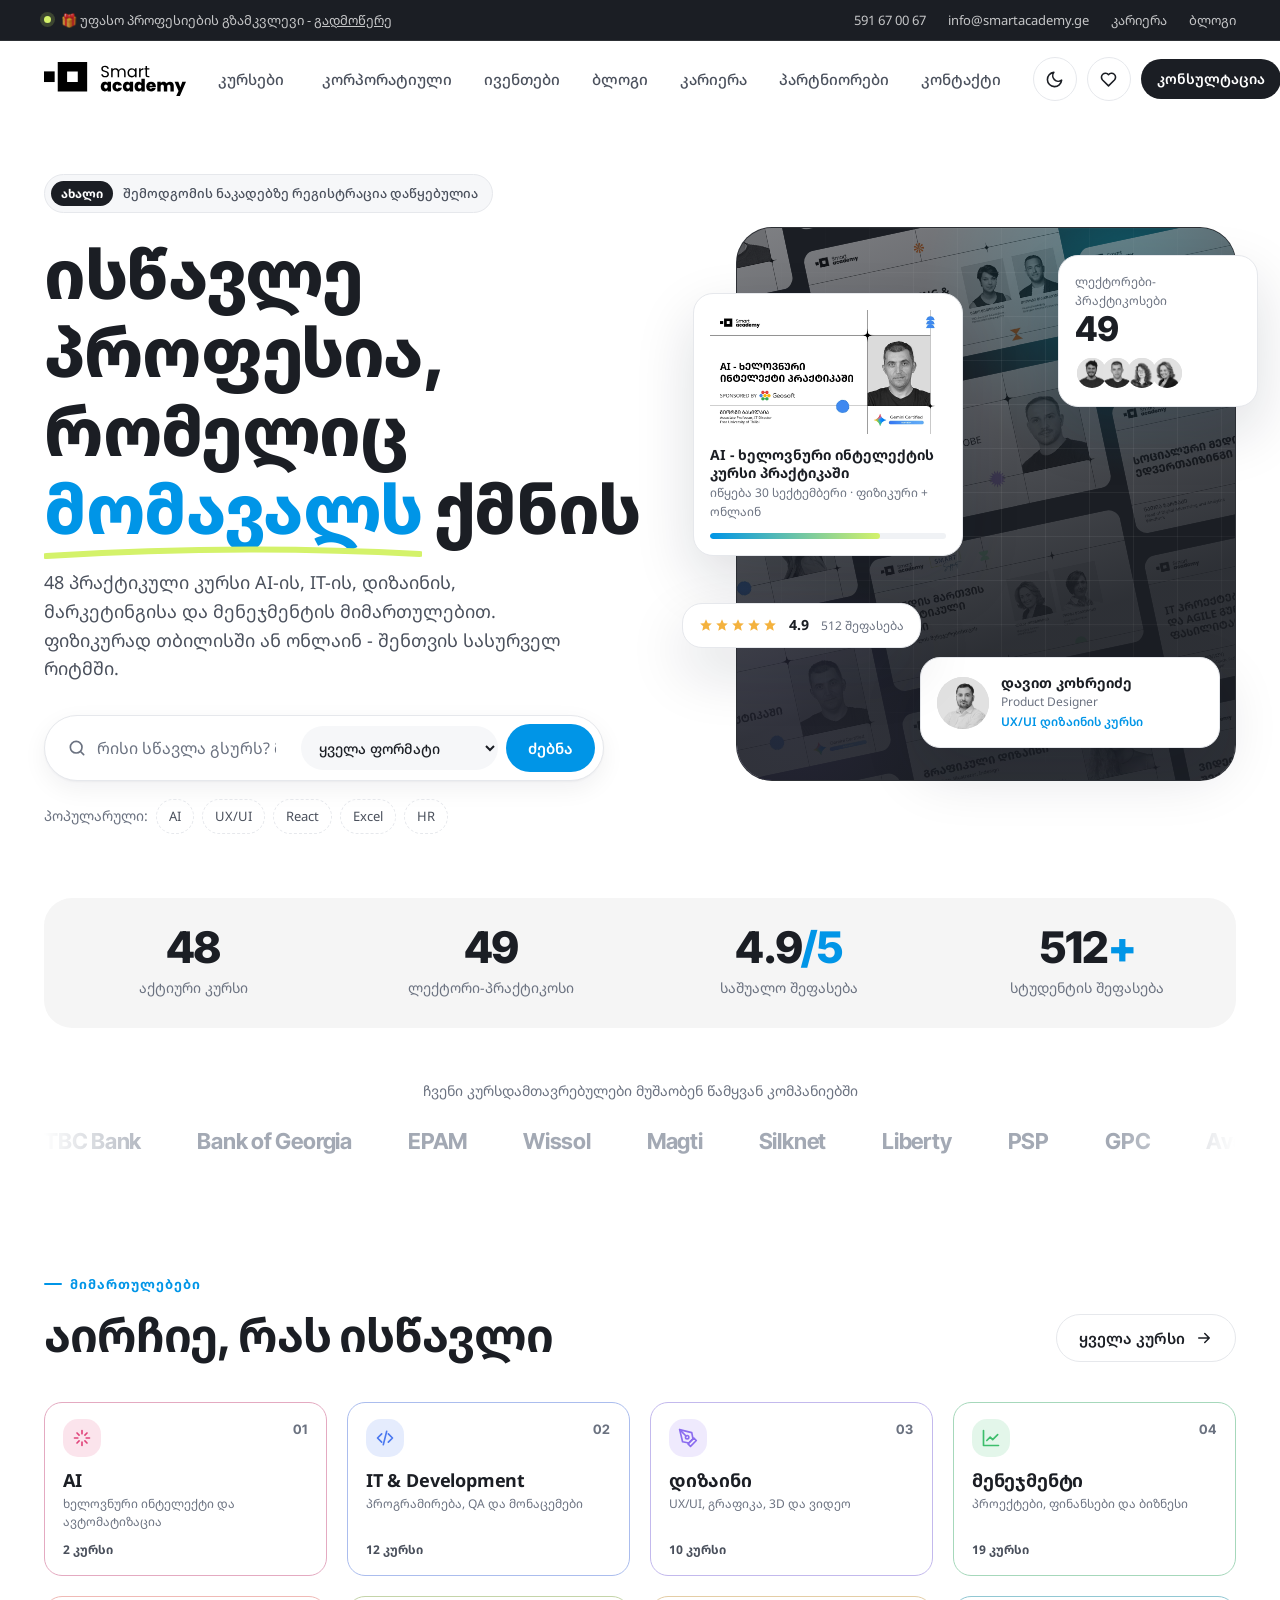
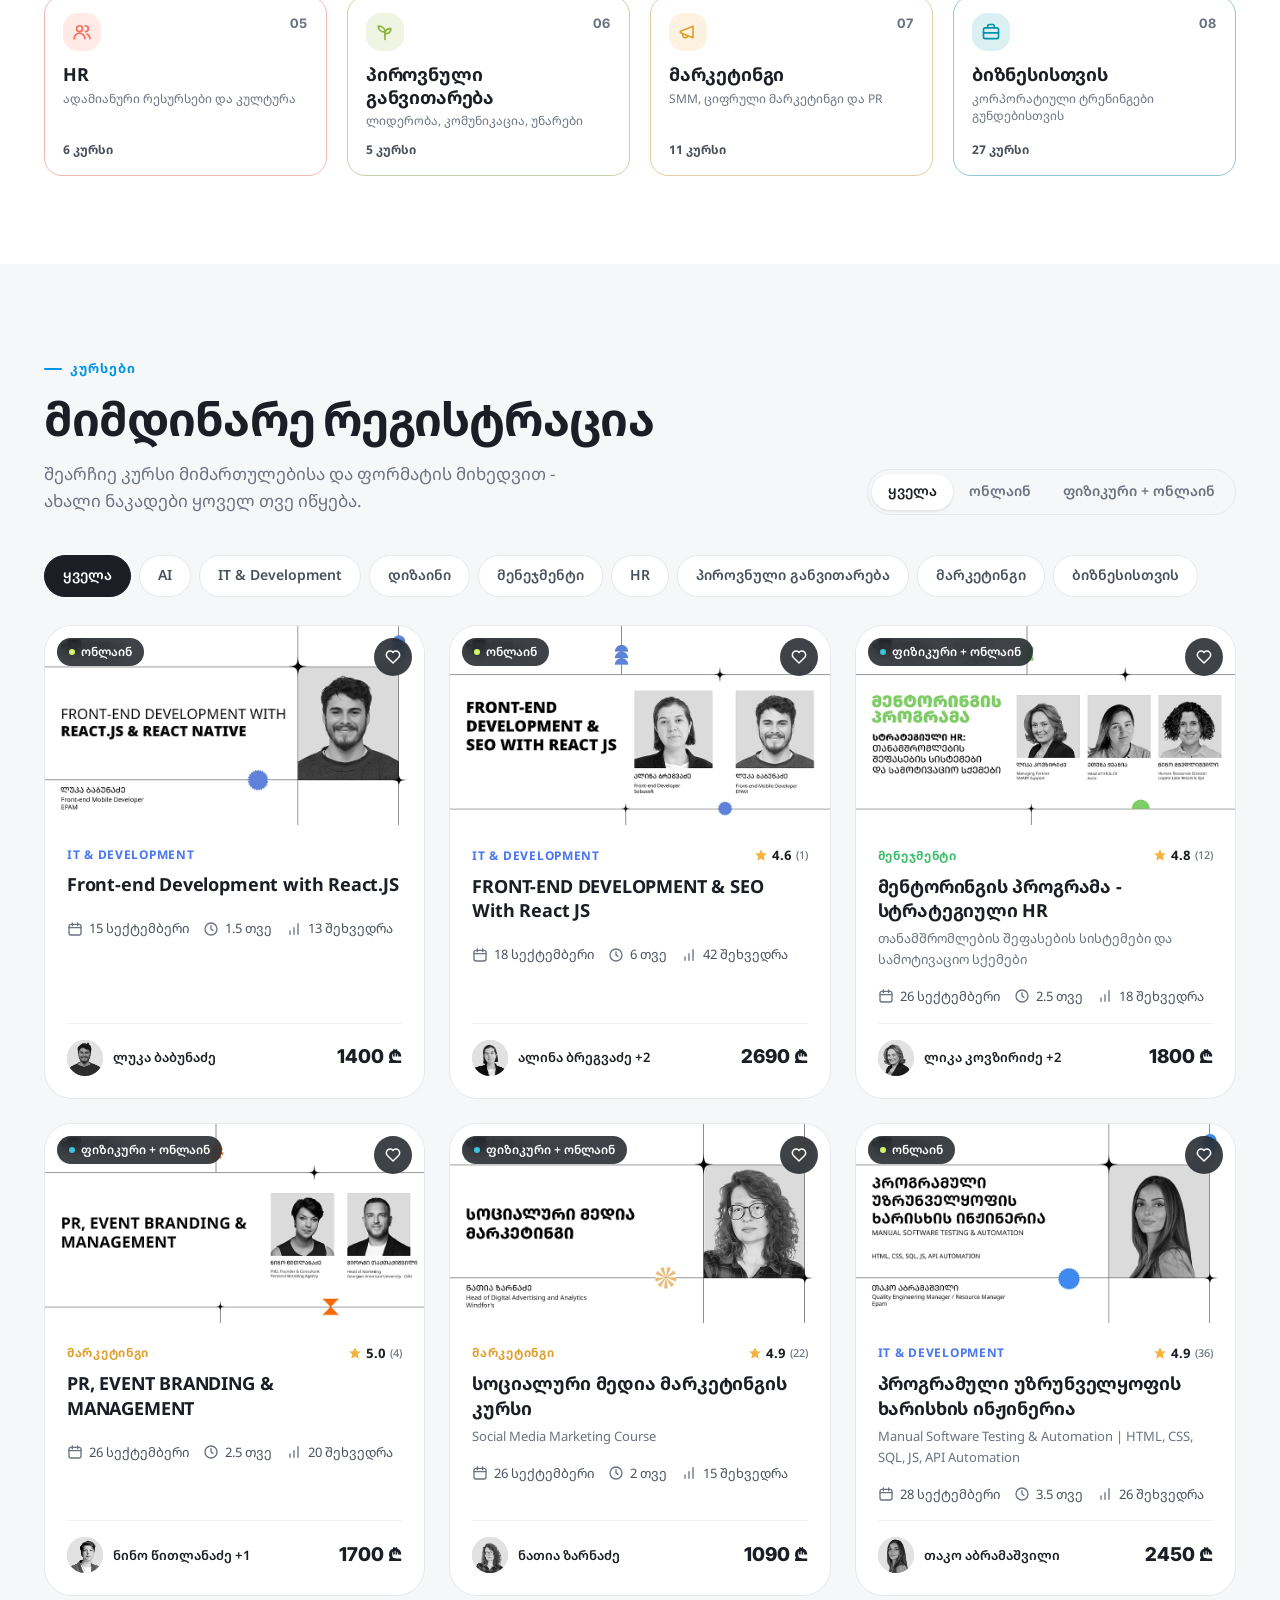
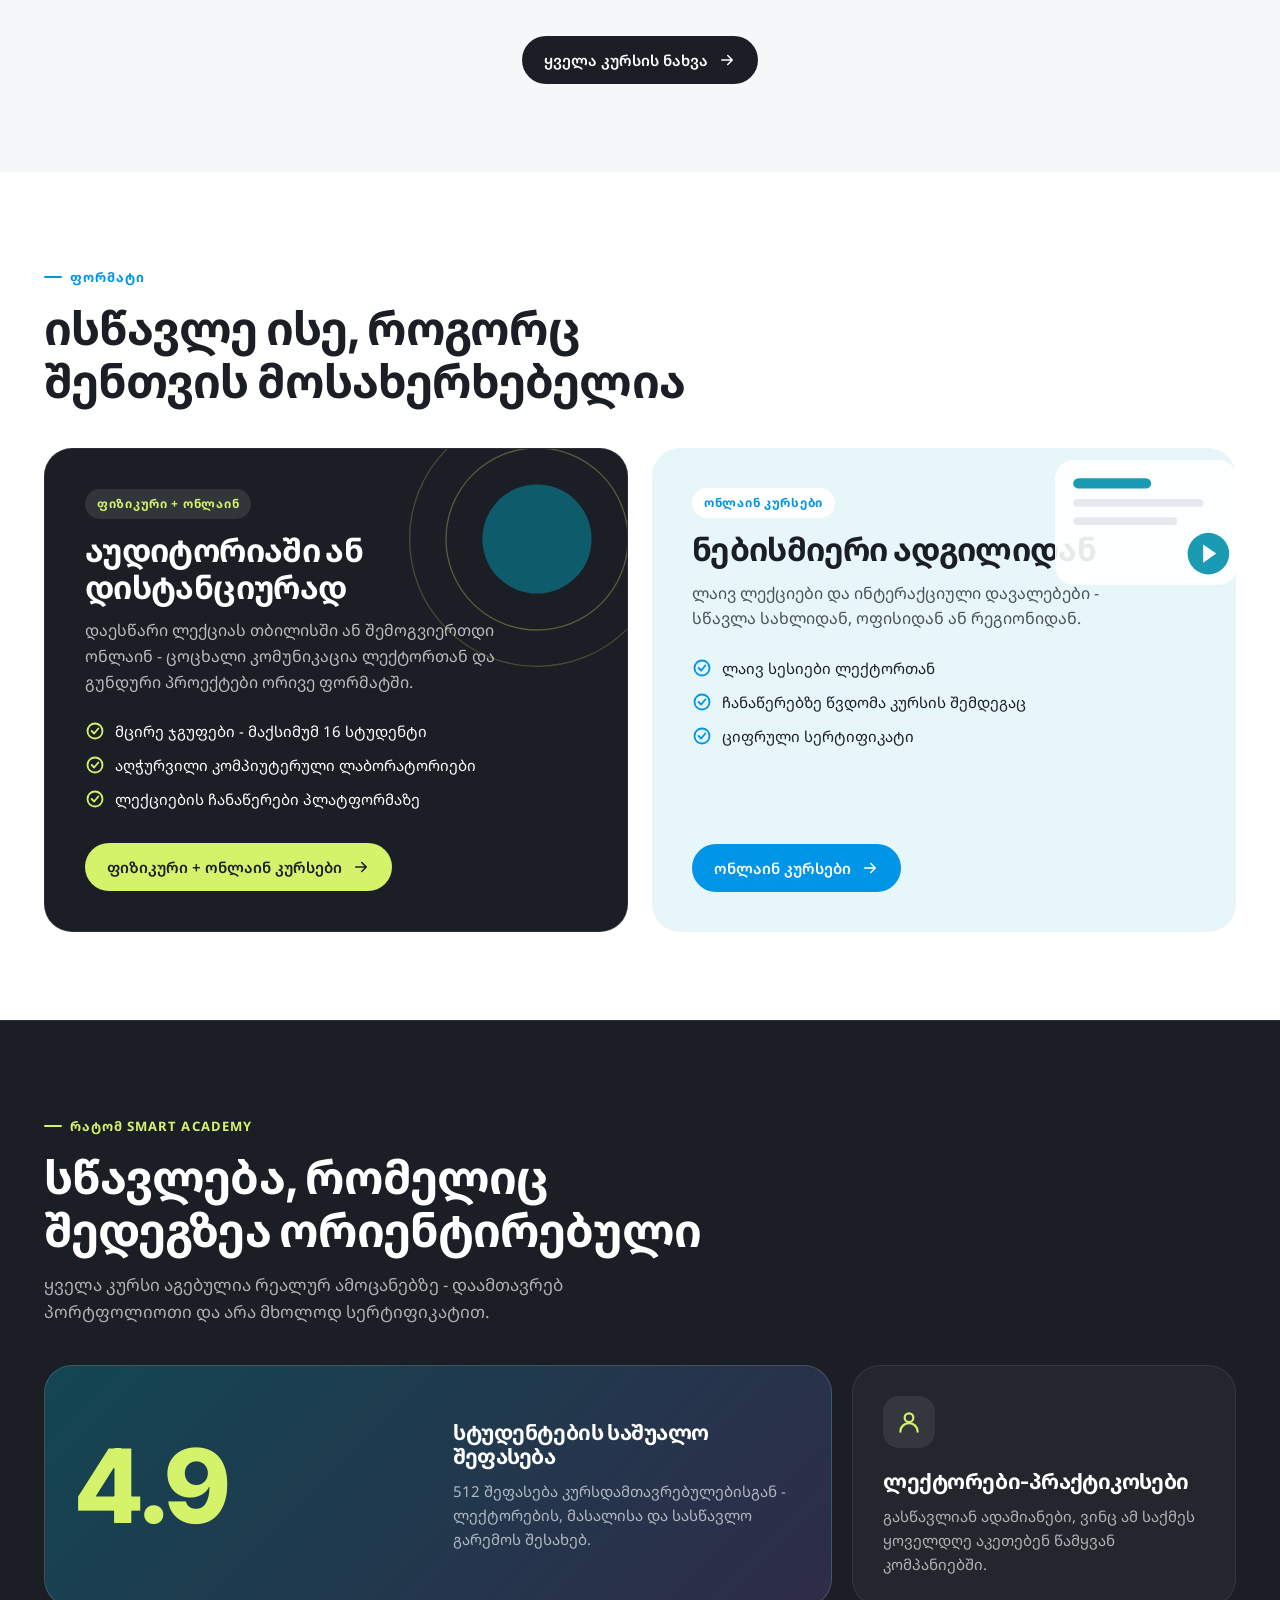
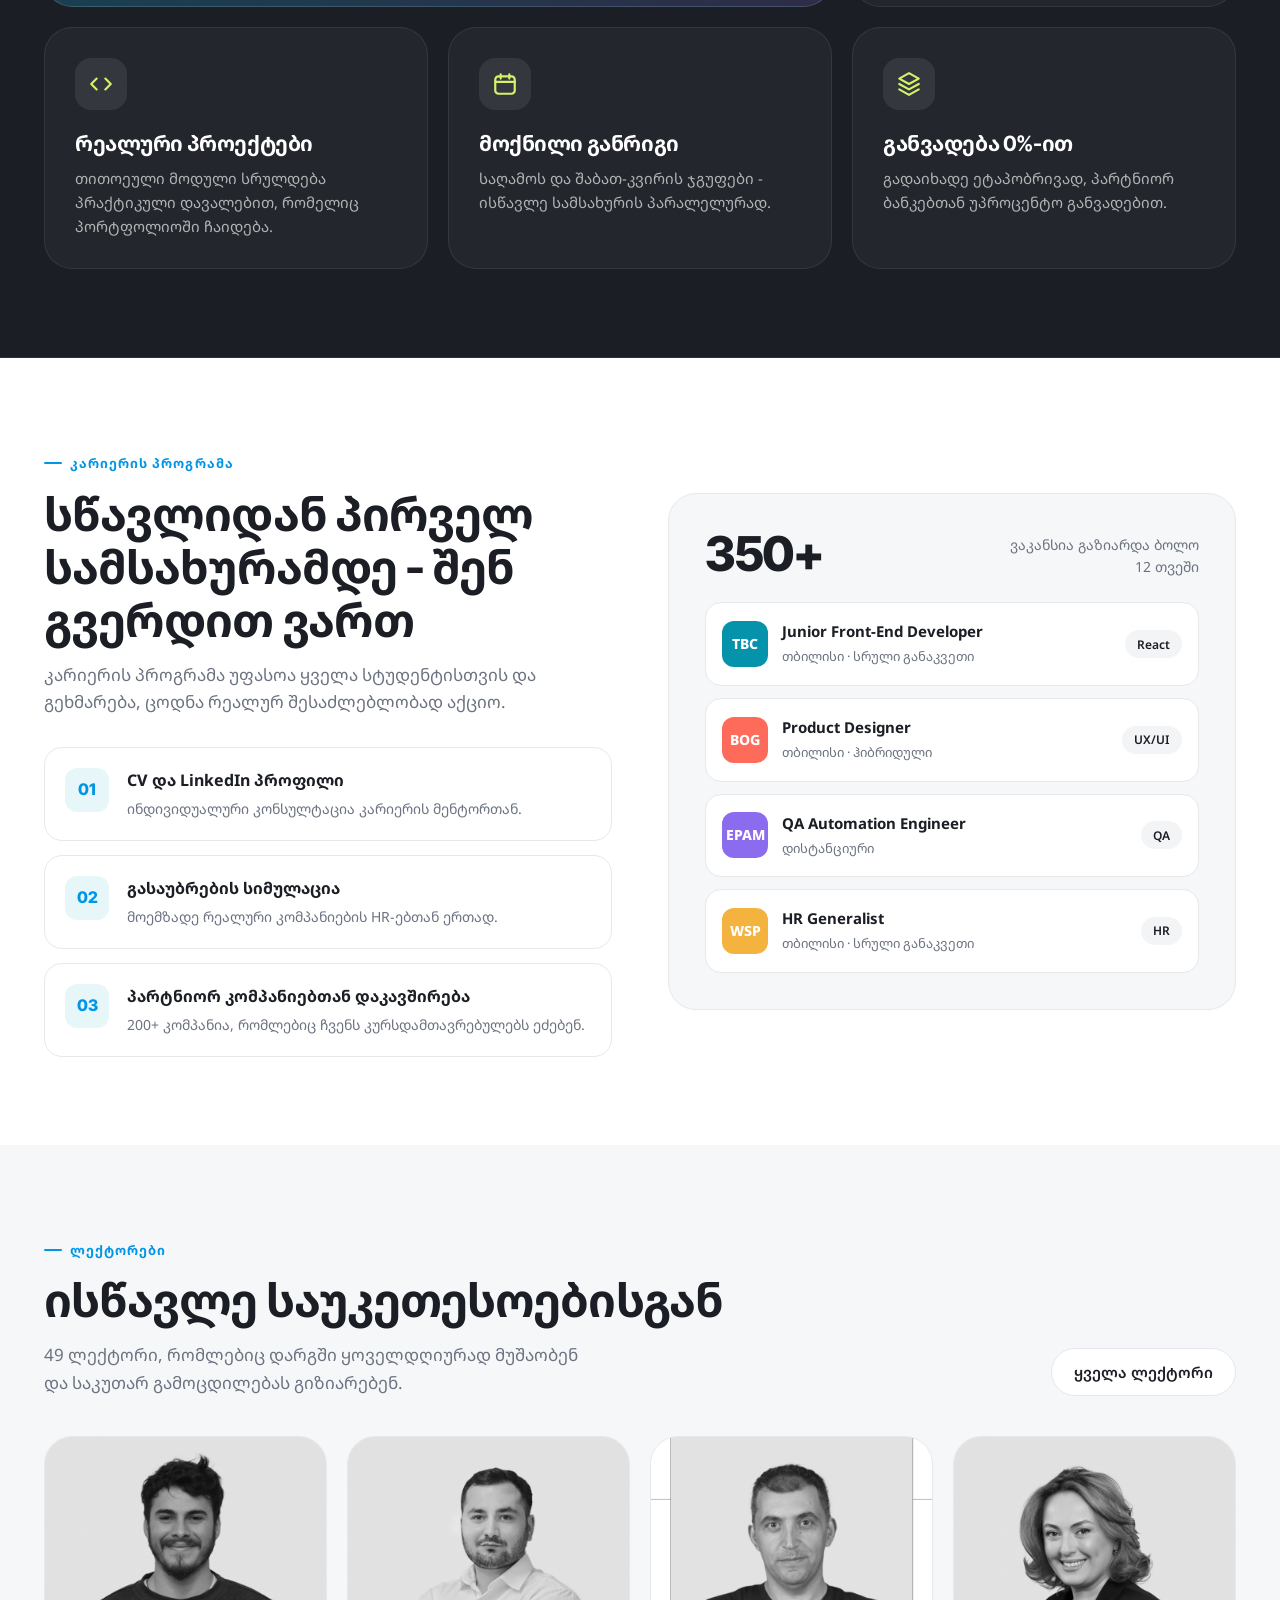
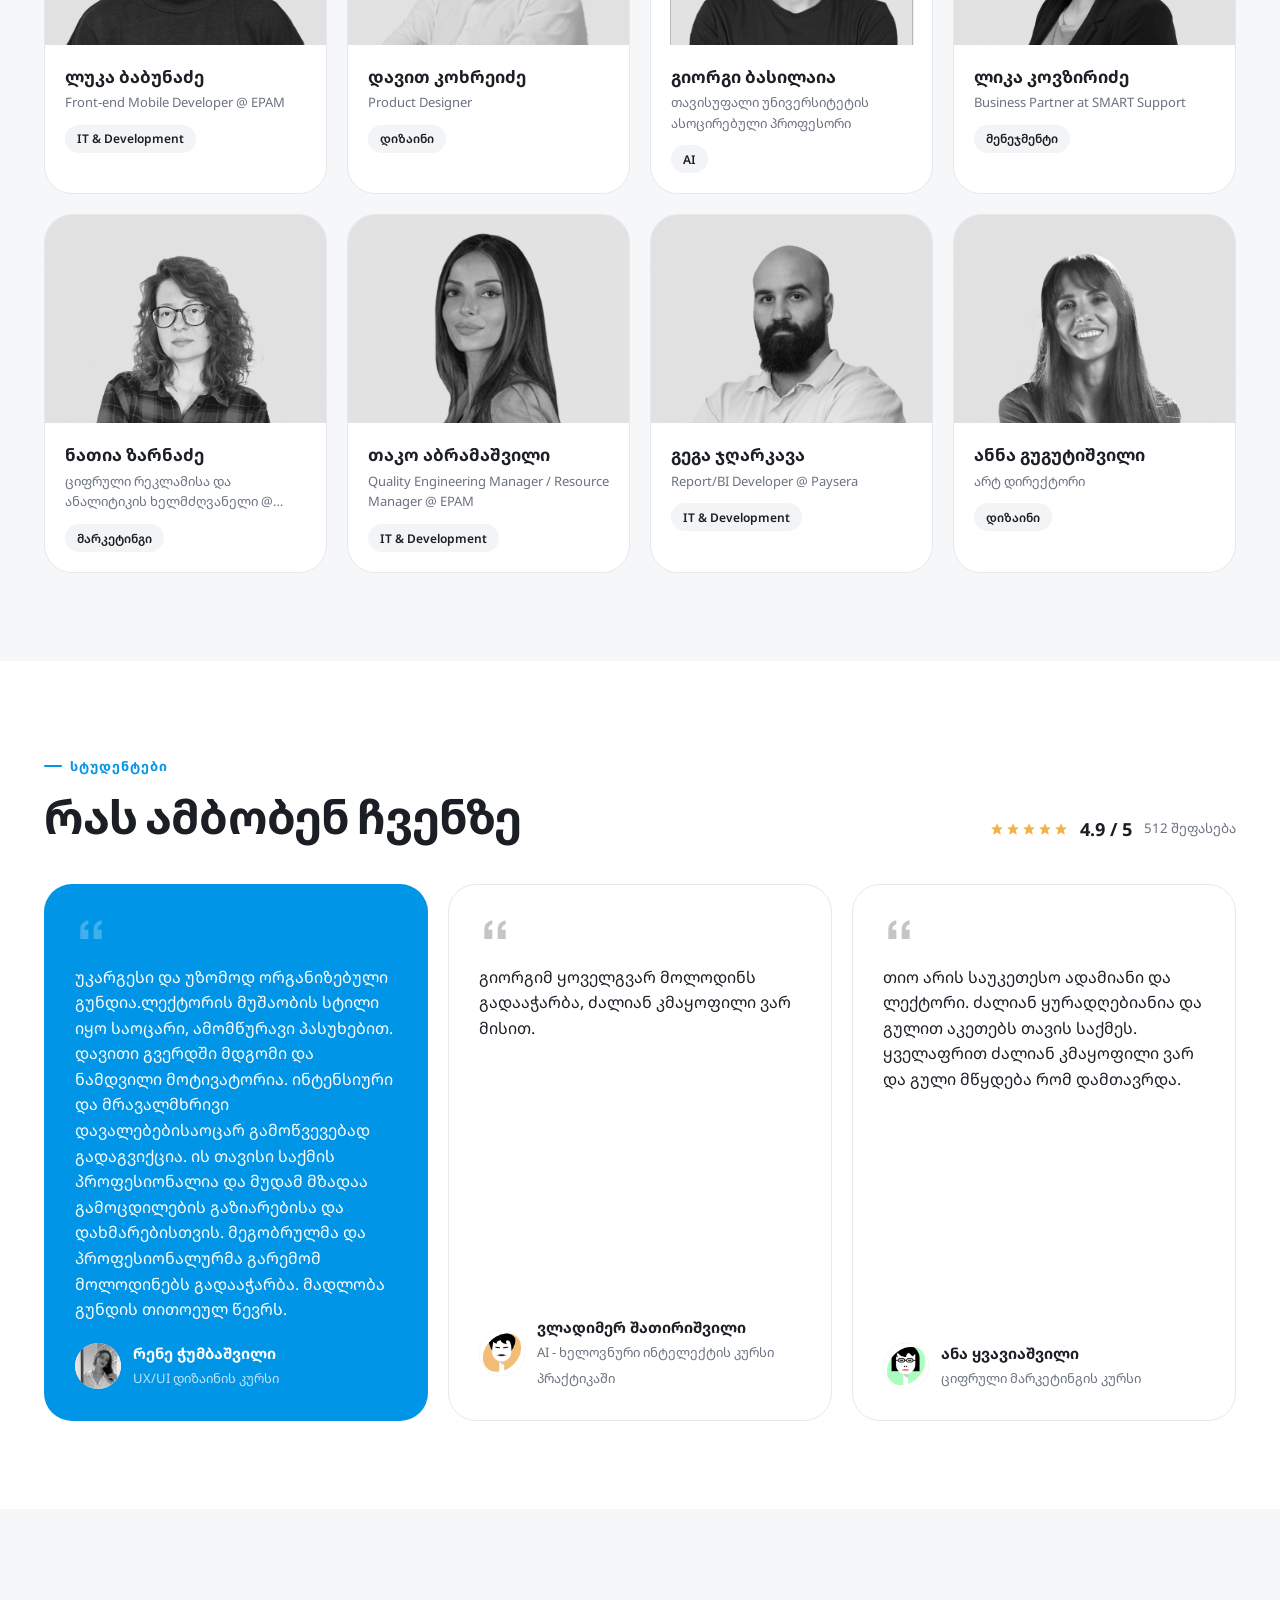
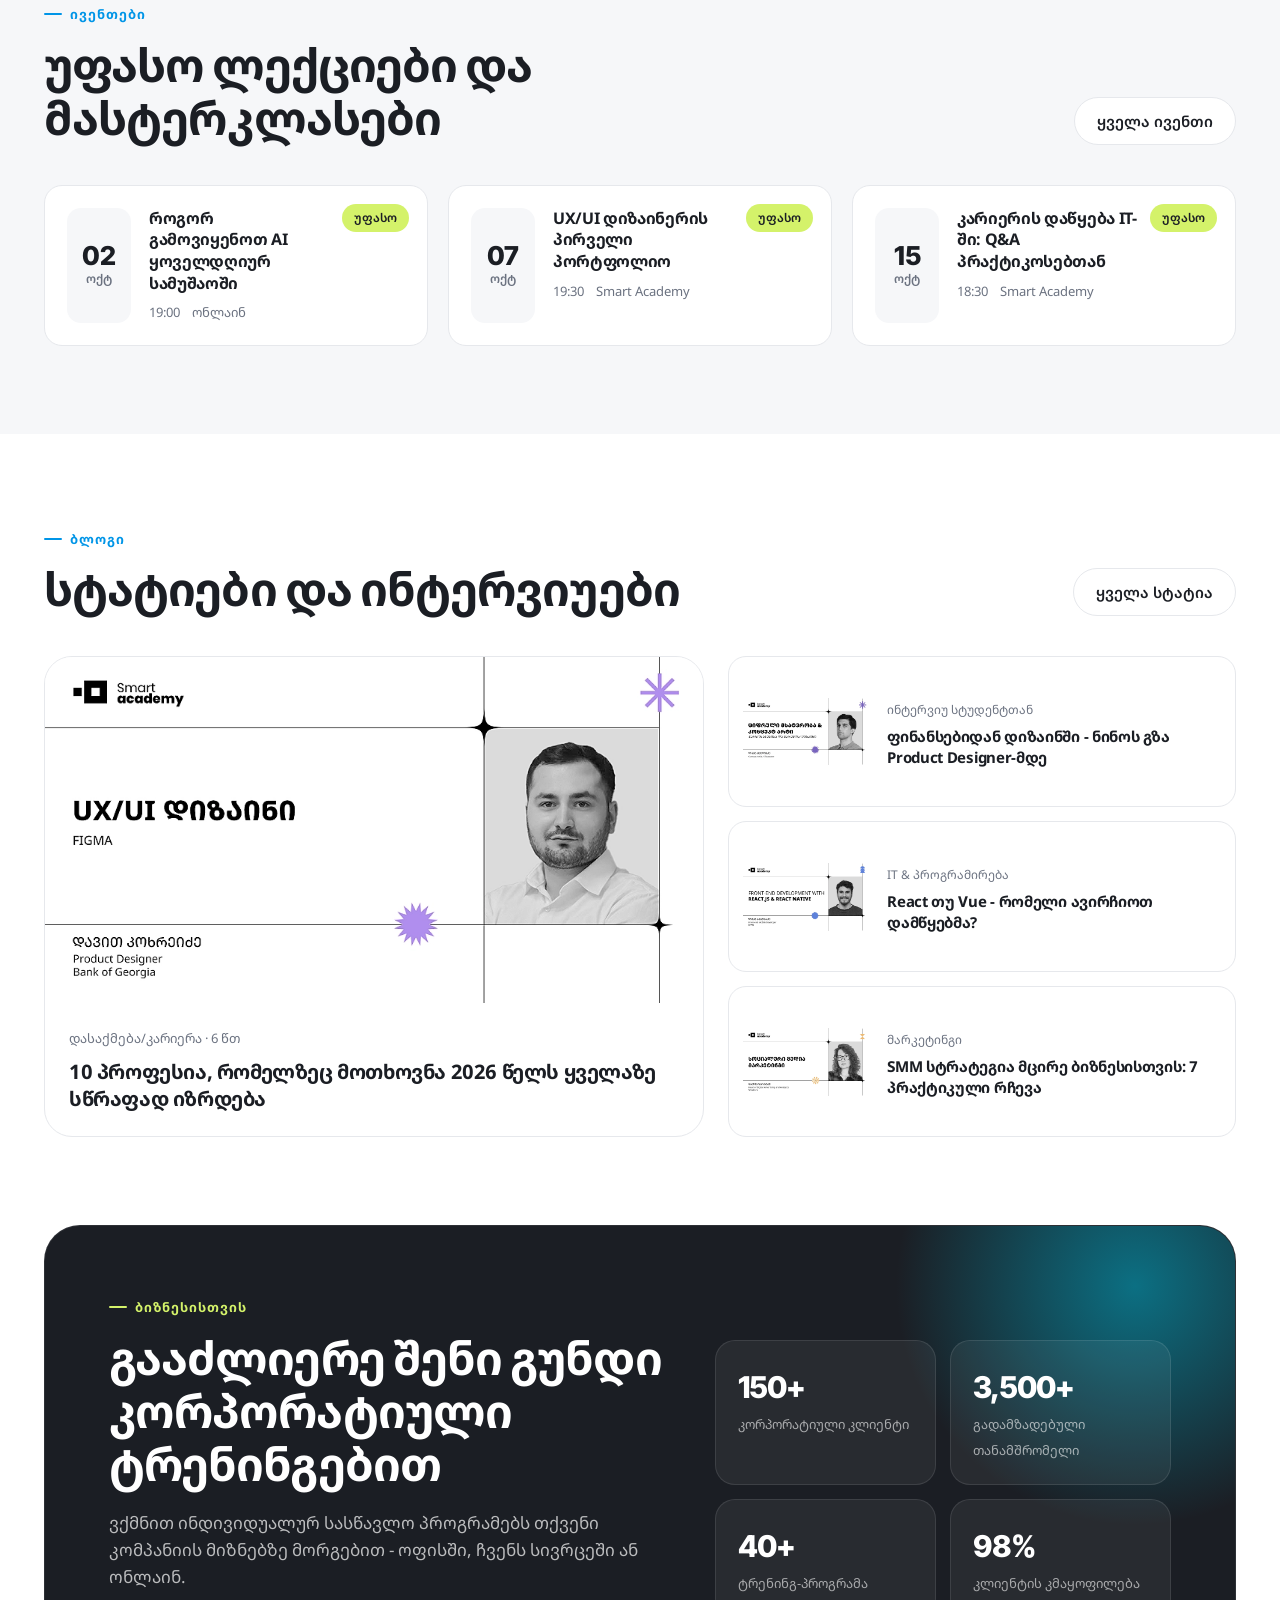
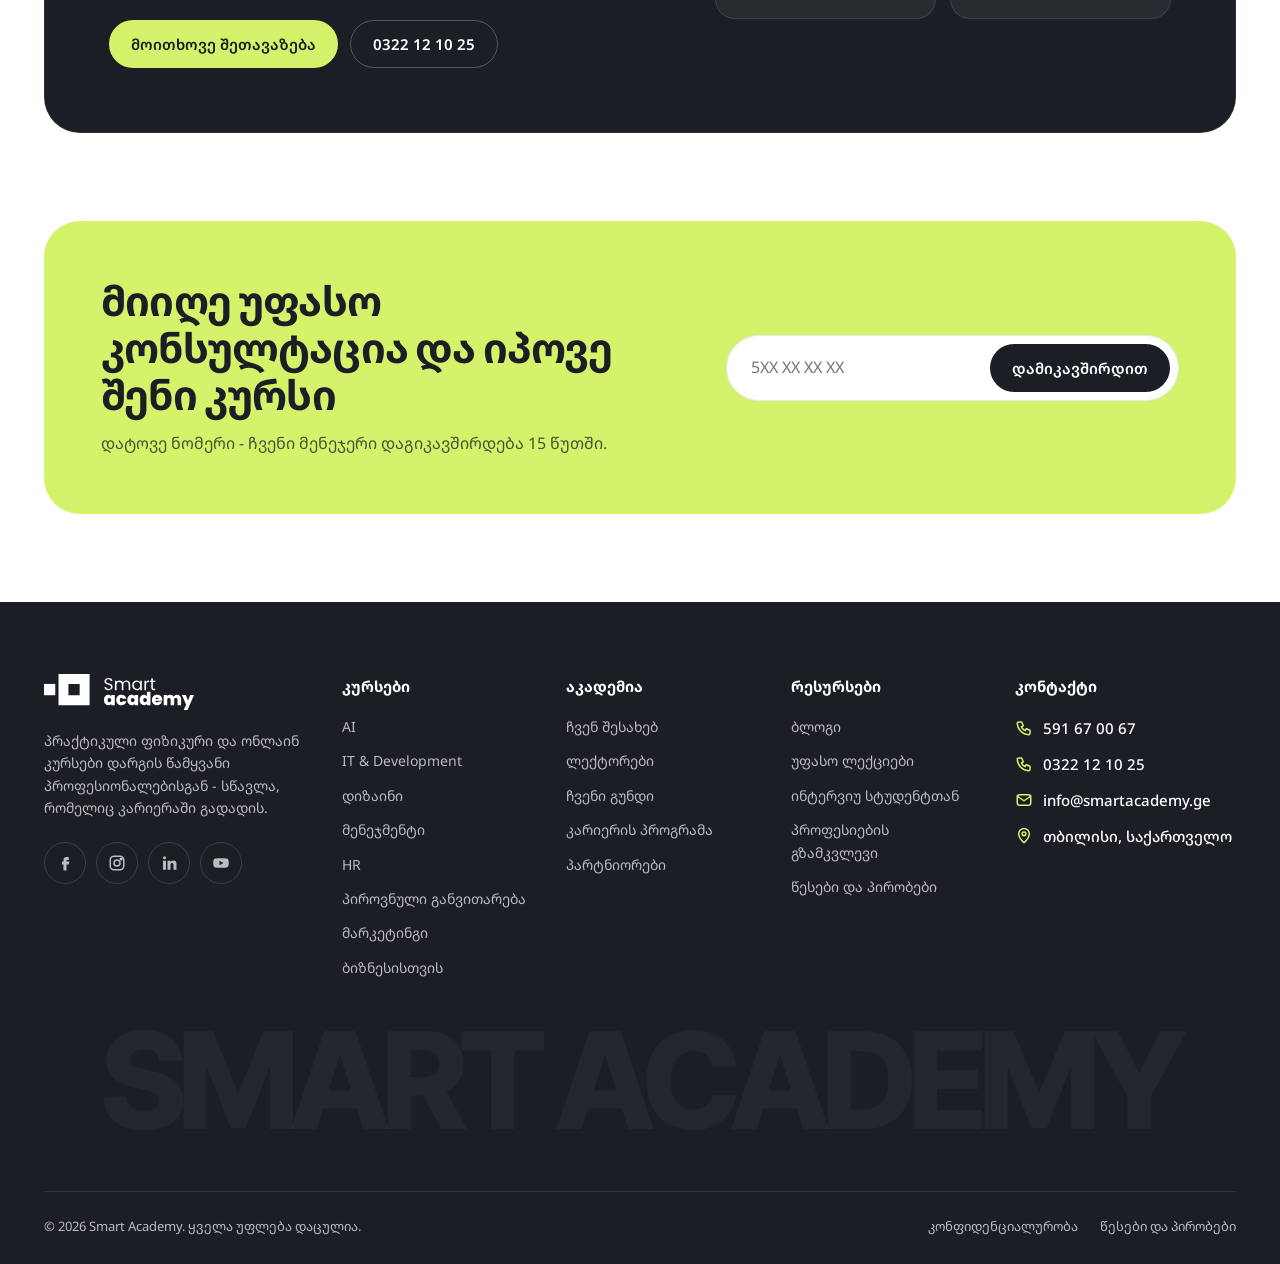
<file: index.html>
<!doctype html>
<html lang="ka">
<head>
<meta charset="utf-8">
<meta name="viewport" content="width=device-width,initial-scale=1">
<title>Smart Academy - პრაქტიკული კურსები, რომლებიც კარიერაში გადადის</title>
<meta name="description" content="Smart Academy - ფიზიკური და ონლაინ კურსები AI, IT, დიზაინის, მარკეტინგისა და მენეჯმენტის მიმართულებით. ისწავლე დარგის წამყვანი პროფესიონალებისგან.">
<meta name="theme-color" content="#1B1E24">
<meta name="color-scheme" content="light dark">
<script>try{var t=localStorage.getItem("sa_theme");if(t)document.documentElement.setAttribute("data-theme",t)}catch(e){}</script>

<meta property="og:title" content="Smart Academy">
<meta property="og:description" content="პრაქტიკული ფიზიკური და ონლაინ კურსები დარგის წამყვანი პროფესიონალებისგან.">
<link rel="icon" href="assets/img/logo-bl.svg">
<link rel="preconnect" href="https://fonts.googleapis.com">
<link rel="preconnect" href="https://fonts.gstatic.com" crossorigin>
<link href="https://fonts.googleapis.com/css2?family=Inter+Tight:wght@500;600;700;800&family=Inter:wght@400;500;600;700&family=Noto+Sans+Georgian:wght@400;500;600;700;800&display=swap" rel="stylesheet">
<link rel="stylesheet" href="assets/css/app.css">
</head>
<body data-page="home">
<div id="site-header"></div>
<main>
  <!-- Hero -->
  <section class="hero">
    <div class="container hero-grid">
      <div>
        <span class="eyebrow"><span class="pill">ახალი</span> შემოდგომის ნაკადებზე რეგისტრაცია დაწყებულია</span>
        <h1>ისწავლე პროფესია, რომელიც <span class="hl">მომავალს<svg viewBox="0 0 300 14" preserveAspectRatio="none" aria-hidden="true"><path d="M2 10 Q 150 -2 298 8" fill="none" stroke="currentColor" stroke-width="6" stroke-linecap="round"/></svg></span> ქმნის</h1>
        <p class="lead"><span data-course-count>48</span> პრაქტიკული კურსი AI-ის, IT-ის, დიზაინის, მარკეტინგისა და მენეჯმენტის მიმართულებით. ფიზიკურად თბილისში ან ონლაინ - შენთვის სასურველ რიტმში.</p>
        <form class="search" action="courses.html" role="search">
          <svg viewBox="0 0 24 24" fill="none" stroke="currentColor" stroke-width="2" stroke-linecap="round"><circle cx="11" cy="11" r="7"/><path d="m20 20-3.5-3.5"/></svg>
          <label class="sr-only" for="q">კურსის ძებნა</label>
          <input id="q" name="q" type="search" placeholder="რისი სწავლა გსურს? მაგ. UX/UI, Python, SMM" autocomplete="off">
          <select name="format" aria-label="ფორმატი"><option value="">ყველა ფორმატი</option><option value="hybrid">ფიზიკური + ონლაინ</option><option value="online">ონლაინ</option></select>
          <button class="btn btn-primary" type="submit">ძებნა</button>
        </form>
        <div class="hero-tags">პოპულარული: <a href="courses.html?q=AI">AI</a><a href="courses.html?q=UX">UX/UI</a><a href="courses.html?q=React">React</a><a href="courses.html?q=Excel">Excel</a><a href="courses.html?q=HR">HR</a></div>
      </div>
      <div class="hero-visual" aria-hidden="true" id="hero-visual"></div>
    </div>
  </section>
  <!-- Stats -->
  <section class="stats">
    <div class="container">
      <div class="stats-grid reveal" id="stats"></div>
    </div>
  </section>
  <!-- Partners -->
  <section class="partners" id="partners">
    <div class="container">
      <p class="partners-label">ჩვენი კურსდამთავრებულები მუშაობენ წამყვან კომპანიებში</p>
      <div class="marquee"><div class="marquee-track" id="marquee"></div></div>
    </div>
  </section>
  <!-- Categories -->
  <section class="section">
    <div class="container">
      <div class="section-head reveal">
        <div><span class="kicker">მიმართულებები</span><h2>აირჩიე, რას ისწავლი</h2></div>
        <a class="btn btn-ghost" href="courses.html">ყველა კურსი <svg viewBox="0 0 24 24" fill="none" stroke="currentColor" stroke-width="2" stroke-linecap="round" stroke-linejoin="round"><path d="M5 12h14M13 6l6 6-6 6"/></svg></a>
      </div>
      <div class="cats" id="cats"></div>
    </div>
  </section>
  <!-- Featured courses -->
  <section class="section section-soft" id="courses">
    <div class="container">
      <div class="section-head reveal">
        <div><span class="kicker">კურსები</span><h2>მიმდინარე რეგისტრაცია</h2><p class="sub">შეარჩიე კურსი მიმართულებისა და ფორმატის მიხედვით - ახალი ნაკადები ყოველ თვე იწყება.</p></div>
        <div class="seg" role="tablist" aria-label="ფორმატი"><button class="active" data-format="">ყველა</button><button data-format="online">ონლაინ</button><button data-format="hybrid">ფიზიკური + ონლაინ</button></div>
      </div>
      <div class="tabs reveal" id="home-tabs" style="margin-bottom:28px"></div>
      <div class="courses" id="home-courses"></div>
      <div class="center mt-40"><a class="btn btn-dark" href="courses.html">ყველა კურსის ნახვა <svg viewBox="0 0 24 24" fill="none" stroke="currentColor" stroke-width="2" stroke-linecap="round" stroke-linejoin="round"><path d="M5 12h14M13 6l6 6-6 6"/></svg></a></div>
    </div>
  </section>
  <!-- Formats -->
  <section class="section">
    <div class="container">
      <div class="section-head reveal"><div><span class="kicker">ფორმატი</span><h2>ისწავლე ისე, როგორც შენთვის მოსახერხებელია</h2></div></div>
      <div class="formats">
        <div class="format format-offline reveal">
          <svg class="deco" viewBox="0 0 200 200" aria-hidden="true"><circle cx="100" cy="100" r="98" fill="none" stroke="#D4F26A" stroke-opacity=".25"/><circle cx="100" cy="100" r="70" fill="none" stroke="#D4F26A" stroke-opacity=".35"/><circle cx="100" cy="100" r="42" fill="#0592AB" fill-opacity=".6"/></svg>
          <span class="format-label">ფიზიკური + ონლაინ</span>
          <h3>აუდიტორიაში ან დისტანციურად</h3>
          <p>დაესწარი ლექციას თბილისში ან შემოგვიერთდი ონლაინ - ცოცხალი კომუნიკაცია ლექტორთან და გუნდური პროექტები ორივე ფორმატში.</p>
          <ul>
            <li><svg viewBox="0 0 24 24" fill="none" stroke="currentColor" stroke-width="2.2" stroke-linecap="round" stroke-linejoin="round"><circle cx="12" cy="12" r="9"/><path d="m8 12 3 3 5-6"/></svg>მცირე ჯგუფები - მაქსიმუმ 16 სტუდენტი</li>
            <li><svg viewBox="0 0 24 24" fill="none" stroke="currentColor" stroke-width="2.2" stroke-linecap="round" stroke-linejoin="round"><circle cx="12" cy="12" r="9"/><path d="m8 12 3 3 5-6"/></svg>აღჭურვილი კომპიუტერული ლაბორატორიები</li>
            <li><svg viewBox="0 0 24 24" fill="none" stroke="currentColor" stroke-width="2.2" stroke-linecap="round" stroke-linejoin="round"><circle cx="12" cy="12" r="9"/><path d="m8 12 3 3 5-6"/></svg>ლექციების ჩანაწერები პლატფორმაზე</li>
          </ul>
          <a class="btn btn-lime" href="courses.html?format=hybrid">ფიზიკური + ონლაინ კურსები <svg viewBox="0 0 24 24" fill="none" stroke="currentColor" stroke-width="2" stroke-linecap="round" stroke-linejoin="round"><path d="M5 12h14M13 6l6 6-6 6"/></svg></a>
        </div>
        <div class="format format-online reveal">
          <svg class="deco" viewBox="0 0 200 200" aria-hidden="true"><rect class="paper" x="30" y="40" width="140" height="96" rx="14"/><rect x="44" y="54" width="60" height="8" rx="4" fill="#0592AB"/><rect class="bar" x="44" y="70" width="100" height="6" rx="3"/><rect class="bar" x="44" y="84" width="80" height="6" rx="3"/><circle cx="148" cy="112" r="16" fill="#0592AB"/><path d="m144 105 10 7-10 7z" fill="#fff"/></svg>
          <span class="format-label">ონლაინ კურსები</span>
          <h3>ნებისმიერი ადგილიდან</h3>
          <p>ლაივ ლექციები და ინტერაქციული დავალებები - სწავლა სახლიდან, ოფისიდან ან რეგიონიდან.</p>
          <ul>
            <li><svg viewBox="0 0 24 24" fill="none" stroke="currentColor" stroke-width="2.2" stroke-linecap="round" stroke-linejoin="round"><circle cx="12" cy="12" r="9"/><path d="m8 12 3 3 5-6"/></svg>ლაივ სესიები ლექტორთან</li>
            <li><svg viewBox="0 0 24 24" fill="none" stroke="currentColor" stroke-width="2.2" stroke-linecap="round" stroke-linejoin="round"><circle cx="12" cy="12" r="9"/><path d="m8 12 3 3 5-6"/></svg>ჩანაწერებზე წვდომა კურსის შემდეგაც</li>
            <li><svg viewBox="0 0 24 24" fill="none" stroke="currentColor" stroke-width="2.2" stroke-linecap="round" stroke-linejoin="round"><circle cx="12" cy="12" r="9"/><path d="m8 12 3 3 5-6"/></svg>ციფრული სერტიფიკატი</li>
          </ul>
          <a class="btn btn-primary" href="courses.html?format=online">ონლაინ კურსები <svg viewBox="0 0 24 24" fill="none" stroke="currentColor" stroke-width="2" stroke-linecap="round" stroke-linejoin="round"><path d="M5 12h14M13 6l6 6-6 6"/></svg></a>
        </div>
      </div>
    </div>
  </section>
  <!-- Why -->
  <section class="section section-dark">
    <div class="container">
      <div class="section-head reveal"><div><span class="kicker">რატომ Smart Academy</span><h2>სწავლება, რომელიც შედეგზეა ორიენტირებული</h2><p class="sub">ყველა კურსი აგებულია რეალურ ამოცანებზე - დაამთავრებ პორტფოლიოთი და არა მხოლოდ სერტიფიკატით.</p></div></div>
      <div class="why">
        <div class="why-card wide reveal"><div><div class="big-num" data-avg>4.9</div></div><div><h3>სტუდენტების საშუალო შეფასება</h3><p><span data-rev-count></span> შეფასება კურსდამთავრებულებისგან - ლექტორების, მასალისა და სასწავლო გარემოს შესახებ.</p></div></div>
        <div class="why-card reveal"><div class="ic"><svg viewBox="0 0 24 24" fill="none" stroke="currentColor" stroke-width="2" stroke-linecap="round" stroke-linejoin="round"><circle cx="12" cy="8" r="4"/><path d="M4 21a8 8 0 0 1 16 0"/></svg></div><h3>ლექტორები-პრაქტიკოსები</h3><p>გასწავლიან ადამიანები, ვინც ამ საქმეს ყოველდღე აკეთებენ წამყვან კომპანიებში.</p></div>
        <div class="why-card reveal"><div class="ic"><svg viewBox="0 0 24 24" fill="none" stroke="currentColor" stroke-width="2" stroke-linecap="round" stroke-linejoin="round"><path d="m8 7-5 5 5 5M16 7l5 5-5 5"/></svg></div><h3>რეალური პროექტები</h3><p>თითოეული მოდული სრულდება პრაქტიკული დავალებით, რომელიც პორტფოლიოში ჩაიდება.</p></div>
        <div class="why-card reveal"><div class="ic"><svg viewBox="0 0 24 24" fill="none" stroke="currentColor" stroke-width="2" stroke-linecap="round" stroke-linejoin="round"><rect x="3" y="5" width="18" height="16" rx="3"/><path d="M8 3v4M16 3v4M3 10h18"/></svg></div><h3>მოქნილი განრიგი</h3><p>საღამოს და შაბათ-კვირის ჯგუფები - ისწავლე სამსახურის პარალელურად.</p></div>
        <div class="why-card reveal"><div class="ic"><svg viewBox="0 0 24 24" fill="none" stroke="currentColor" stroke-width="2" stroke-linecap="round" stroke-linejoin="round"><path d="M12 2 3 7l9 5 9-5-9-5Z"/><path d="M3 17l9 5 9-5M3 12l9 5 9-5"/></svg></div><h3>განვადება 0%-ით</h3><p>გადაიხადე ეტაპობრივად, პარტნიორ ბანკებთან უპროცენტო განვადებით.</p></div>
      </div>
    </div>
  </section>
  <!-- Career -->
  <section class="section" id="career">
    <div class="container career">
      <div class="reveal">
        <span class="kicker">კარიერის პროგრამა</span>
        <h2 class="h2">სწავლიდან პირველ სამსახურამდე - შენ გვერდით ვართ</h2>
        <p class="sub" style="color:var(--muted);margin-top:14px;font-size:17px">კარიერის პროგრამა უფასოა ყველა სტუდენტისთვის და გეხმარება, ცოდნა რეალურ შესაძლებლობად აქციო.</p>
        <div class="steps">
          <div class="step"><span class="n">01</span><div><b>CV და LinkedIn პროფილი</b><p>ინდივიდუალური კონსულტაცია კარიერის მენტორთან.</p></div></div>
          <div class="step"><span class="n">02</span><div><b>გასაუბრების სიმულაცია</b><p>მოემზადე რეალური კომპანიების HR-ებთან ერთად.</p></div></div>
          <div class="step"><span class="n">03</span><div><b>პარტნიორ კომპანიებთან დაკავშირება</b><p>200+ კომპანია, რომლებიც ჩვენს კურსდამთავრებულებს ეძებენ.</p></div></div>
        </div>
      </div>
      <div class="career-visual reveal">
        <div class="kpi"><b>350+</b><small>ვაკანსია გაზიარდა ბოლო 12 თვეში</small></div>
        <div class="job"><span class="logo-box" style="background:#0592AB">TBC</span><div><b>Junior Front-End Developer</b><small>თბილისი · სრული განაკვეთი</small></div><span class="chip">React</span></div>
        <div class="job"><span class="logo-box" style="background:#FF6B5B">BOG</span><div><b>Product Designer</b><small>თბილისი · ჰიბრიდული</small></div><span class="chip">UX/UI</span></div>
        <div class="job"><span class="logo-box" style="background:#8B6CEF">EPAM</span><div><b>QA Automation Engineer</b><small>დისტანციური</small></div><span class="chip">QA</span></div>
        <div class="job"><span class="logo-box" style="background:#F4B23E">WSP</span><div><b>HR Generalist</b><small>თბილისი · სრული განაკვეთი</small></div><span class="chip">HR</span></div>
      </div>
    </div>
  </section>
  <!-- Lecturers -->
  <section class="section section-soft" id="lecturers">
    <div class="container">
      <div class="section-head reveal"><div><span class="kicker">ლექტორები</span><h2>ისწავლე საუკეთესოებისგან</h2><p class="sub"><span data-lect-count></span> ლექტორი, რომლებიც დარგში ყოველდღიურად მუშაობენ და საკუთარ გამოცდილებას გიზიარებენ.</p></div><a class="btn btn-ghost" href="https://smartacademy.ge/trainers">ყველა ლექტორი</a></div>
      <div class="lecturers" id="lecturers-grid"></div>
    </div>
  </section>
  <!-- Testimonials -->
  <section class="section">
    <div class="container">
      <div class="section-head reveal"><div><span class="kicker">სტუდენტები</span><h2>რას ამბობენ ჩვენზე</h2></div><div class="hv-row" id="testi-sum"></div></div>
      <div class="testi" id="testi"></div>
    </div>
  </section>
  <!-- Events -->
  <section class="section section-soft" id="events">
    <div class="container">
      <div class="section-head reveal"><div><span class="kicker">ივენთები</span><h2>უფასო ლექციები და მასტერკლასები</h2></div><a class="btn btn-ghost" href="#">ყველა ივენთი</a></div>
      <div class="events">
        <a class="event reveal" href="#"><div class="date"><b>02</b><small>ოქტ</small></div><div><h4>როგორ გამოვიყენოთ AI ყოველდღიურ სამუშაოში</h4><div class="meta"><span>19:00</span><span>ონლაინ</span></div></div><span class="chip chip-lime">უფასო</span></a>
        <a class="event reveal" href="#"><div class="date"><b>07</b><small>ოქტ</small></div><div><h4>UX/UI დიზაინერის პირველი პორტფოლიო</h4><div class="meta"><span>19:30</span><span>Smart Academy</span></div></div><span class="chip chip-lime">უფასო</span></a>
        <a class="event reveal" href="#"><div class="date"><b>15</b><small>ოქტ</small></div><div><h4>კარიერის დაწყება IT-ში: Q&A პრაქტიკოსებთან</h4><div class="meta"><span>18:30</span><span>Smart Academy</span></div></div><span class="chip chip-lime">უფასო</span></a>
      </div>
    </div>
  </section>
  <!-- Blog -->
  <section class="section" id="blog">
    <div class="container">
      <div class="section-head reveal"><div><span class="kicker">ბლოგი</span><h2>სტატიები და ინტერვიუები</h2></div><a class="btn btn-ghost" href="#">ყველა სტატია</a></div>
      <div class="blog">
        <a class="post reveal" href="#"><div class="thumb" data-thumb="288"></div><div class="post-body"><small>დასაქმება/კარიერა · 6 წთ</small><h4>10 პროფესია, რომელზეც მოთხოვნა 2026 წელს ყველაზე სწრაფად იზრდება</h4></div></a>
        <div class="post-list">
          <a class="post-sm reveal" href="#"><div class="thumb" data-thumb="359"></div><div><small>ინტერვიუ სტუდენტთან</small><h4>ფინანსებიდან დიზაინში - ნინოს გზა Product Designer-მდე</h4></div></a>
          <a class="post-sm reveal" href="#"><div class="thumb" data-thumb="281"></div><div><small>IT & პროგრამირება</small><h4>React თუ Vue - რომელი ავირჩიოთ დამწყებმა?</h4></div></a>
          <a class="post-sm reveal" href="#"><div class="thumb" data-thumb="105"></div><div><small>მარკეტინგი</small><h4>SMM სტრატეგია მცირე ბიზნესისთვის: 7 პრაქტიკული რჩევა</h4></div></a>
        </div>
      </div>
    </div>
  </section>
  <!-- B2B -->
  <section class="section" id="business" style="padding-top:0">
    <div class="container">
      <div class="b2b reveal">
        <div><span class="kicker">ბიზნესისთვის</span><h2>გააძლიერე შენი გუნდი კორპორატიული ტრენინგებით</h2><p>ვქმნით ინდივიდუალურ სასწავლო პროგრამებს თქვენი კომპანიის მიზნებზე მორგებით - ოფისში, ჩვენს სივრცეში ან ონლაინ.</p><div class="b2b-actions"><a class="btn btn-lime" href="#contact">მოითხოვე შეთავაზება</a><a class="btn btn-ghost-light" href="tel:+995322121025">0322 12 10 25</a></div></div>
        <div class="b2b-list"><div class="b2b-item"><b>150+</b><small>კორპორატიული კლიენტი</small></div><div class="b2b-item"><b>3,500+</b><small>გადამზადებული თანამშრომელი</small></div><div class="b2b-item"><b>40+</b><small>ტრენინგ-პროგრამა</small></div><div class="b2b-item"><b>98%</b><small>კლიენტის კმაყოფილება</small></div></div>
      </div>
    </div>
  </section>
  <!-- CTA -->
  <section style="padding-bottom:0">
    <div class="container">
      <div class="cta reveal">
        <div><h2>მიიღე უფასო კონსულტაცია და იპოვე შენი კურსი</h2><p>დატოვე ნომერი - ჩვენი მენეჯერი დაგიკავშირდება 15 წუთში.</p></div>
        <form id="lead-form"><label class="sr-only" for="lead">ტელეფონი</label><input id="lead" type="tel" placeholder="5XX XX XX XX" required pattern="[0-9 +]{9,16}"><button class="btn btn-dark" type="submit">დამიკავშირდით</button></form>
      </div>
    </div>
  </section>
</main>
<div id="site-footer"></div>
<script src="assets/js/data.js"></script>
<script src="assets/js/app.js"></script>
<script>
document.addEventListener("sa:ready",function(){
  var SA=window.SA,I=SA.icon,e=SA.esc;
  var rated=SA.courses.filter(function(c){return c.rating}),revTotal=rated.reduce(function(a,c){return a+c.reviewsCount},0);
  var avg=(rated.reduce(function(a,c){return a+c.rating*c.reviewsCount},0)/revTotal).toFixed(1);
  document.querySelectorAll("[data-course-count]").forEach(function(x){x.textContent=SA.courses.length});
  document.querySelectorAll("[data-lect-count]").forEach(function(x){x.textContent=SA.lecturers.length});
  document.querySelectorAll("[data-avg]").forEach(function(x){x.textContent=avg});
  document.querySelectorAll("[data-rev-count]").forEach(function(x){x.textContent=revTotal});
  /* Hero */
  var ai=SA.course(587)||SA.courses[0],ux=SA.course(288)||SA.courses[1],dk=SA.lect(ux.lect[0]);
  var faces=[172,SA.course(587).lect[0],SA.course(105).lect[0],SA.course(30).lect[0]].map(SA.lect).filter(Boolean);
  document.getElementById("hero-visual").innerHTML='<div class="hv-main"><div class="hv-collage">'+SA.courses.slice(0,15).map(function(x){return '<img src="'+x.img+'" alt="">'}).join("")+'</div><div class="hv-shade"></div><div class="hv-grid"></div></div>'+
    '<div class="hv-card c1"><div class="hv-thumb"><img src="'+ai.img+'" alt=""></div><b>'+e(ai.ka)+'</b><small>იწყება '+ai.date+' · '+SA.fmt(ai)+'</small><div class="hv-progress"><span></span></div></div>'+
    '<div class="hv-card c2"><small>ლექტორები-პრაქტიკოსები</small><div class="hv-big">'+SA.lecturers.length+'</div><div class="avatars" style="margin-top:10px">'+faces.map(function(l){return SA.av(l)}).join("")+'</div></div>'+
    '<div class="hv-card c3"><div class="hv-row">'+SA.av(dk).replace('class="av"','class="av" style="width:52px;height:52px"')+'<div><b>'+e(dk.name)+'</b><small>'+e(dk.pos)+'</small><small style="color:var(--brand-text);font-weight:600">'+e(ux.ka)+'</small></div></div></div>'+
    '<div class="hv-card c4"><div class="hv-row">'+SA.stars(5)+'<b>'+avg+'</b><small>'+revTotal+' შეფასება</small></div></div>';
  document.getElementById("stats").innerHTML=[[SA.courses.length,"","აქტიური კურსი"],[SA.lecturers.length,"","ლექტორი-პრაქტიკოსი"],[avg,"/5","საშუალო შეფასება"],[revTotal,"+","სტუდენტის შეფასება"]].map(function(x){return '<div class="stat"><div class="num">'+x[0]+'<em>'+x[1]+'</em></div><p>'+x[2]+'</p></div>'}).join("");
  document.getElementById("cats").innerHTML=SA.categories.map(function(c,i){var n=SA.courses.filter(function(x){return SA.inCat(x,c.id)}).length;return '<a class="cat reveal" href="courses.html?cat='+c.id+'" style="--c:'+c.color+'"><span class="cat-head"><span class="ic ic-tint">'+I(c.icon)+'</span><span class="num">'+(i<9?"0":"")+(i+1)+'</span></span><span class="cat-body"><b>'+e(c.name)+'</b><span class="desc">'+e(c.sub)+'</span><strong class="cnt">'+n+' კურსი</strong></span></a>'}).join("");
  var partners=["TBC Bank","Bank of Georgia","EPAM","Wissol","Magti","Silknet","Liberty","PSP","GPC","Aversi","Nikora","Crystal"];
  document.getElementById("marquee").innerHTML=partners.concat(partners).map(function(p){return "<span>"+p+"</span>"}).join("");
  var state={cat:"",format:""};
  var tabs=[{id:"",name:"ყველა"}].concat(SA.categories);
  document.getElementById("home-tabs").innerHTML=tabs.map(function(t,i){return '<button class="tab'+(i?"":" active")+'" data-cat="'+t.id+'">'+t.name+'</button>'}).join("");
  function render(){
    var list=SA.courses.filter(function(c){return (!state.cat||SA.inCat(c,state.cat))&&(!state.format||c.format===state.format)}).sort(function(a,b){return a.sort-b.sort});
    var el=document.getElementById("home-courses");
    el.innerHTML=list.length?list.slice(0,6).map(SA.card).join(""):'<div class="empty">ამ ფილტრით კურსი ვერ მოიძებნა</div>';
    SA.observe(el);
  }
  document.getElementById("home-tabs").addEventListener("click",function(ev){var b=ev.target.closest(".tab");if(!b)return;this.querySelectorAll(".tab").forEach(function(x){x.classList.toggle("active",x===b)});state.cat=b.getAttribute("data-cat");render()});
  document.querySelector(".seg").addEventListener("click",function(ev){var b=ev.target.closest("button");if(!b)return;this.querySelectorAll("button").forEach(function(x){x.classList.toggle("active",x===b)});state.format=b.getAttribute("data-format");render()});
  render();
  /* Lecturers: featured from real courses */
  var picks=[172,ux.lect[0],ai.lect[0],SA.course(30).lect[0],SA.course(105).lect[0],SA.course(106).lect[0],SA.course(344).lect[0],SA.course(200).lect[0]];
  document.getElementById("lecturers-grid").innerHTML=picks.map(SA.lect).filter(Boolean).map(function(l){
    var c=SA.courses.filter(function(x){return x.lect.indexOf(l.id)>-1})[0],cat=SA.cat(c.cat);
    return '<a class="lect reveal" href="'+l.url+'" target="_blank" rel="noopener"><div class="ph"><img src="'+l.photo+'" alt="'+e(l.name)+'" loading="lazy"></div><div class="lect-body"><b>'+e(l.name)+'</b><small>'+e(l.pos)+'</small><span class="chip ic-tint" style="--c:'+cat.color+'">'+e(cat.name)+'</span></div></a>'}).join("");
  /* Testimonials: real reviews */
  document.getElementById("testi-sum").innerHTML=SA.stars(5)+'<b style="font-size:18px">'+avg+' / 5</b><small style="color:var(--muted)">'+revTotal+' შეფასება</small>';
  var qs=[[288,0],[587,0],[58,0]].map(function(p){var c=SA.course(p[0]);return c&&c.reviews[p[1]]?{c:c,r:c.reviews[p[1]]}:null}).filter(Boolean);
  document.getElementById("testi").innerHTML=qs.map(function(q,i){return '<figure class="quote reveal'+(i===0?" featured":"")+'"><svg class="qmark" viewBox="0 0 24 24" fill="currentColor"><path d="M4 18V11c0-4 2-6 6-7v3c-2 .6-3 2-3 4h3v7H4Zm10 0V11c0-4 2-6 6-7v3c-2 .6-3 2-3 4h3v7h-6Z"/></svg><p>'+e(q.r.quote)+'</p><figcaption class="who">'+(q.r.img?'<span class="av plain"><img src="'+q.r.img+'" alt="" loading="lazy"></span>':'')+'<span><b>'+e(q.r.name)+'</b><small>'+e(q.c.ka)+'</small></span></figcaption></figure>'}).join("");
  document.querySelectorAll("[data-thumb]").forEach(function(t){var c=SA.course(+t.getAttribute("data-thumb"));if(c)t.innerHTML='<img src="'+c.img+'" alt="" loading="lazy">'});
  document.getElementById("lead-form").addEventListener("submit",function(ev){ev.preventDefault();this.reset();SA.toast("მადლობა! მალე დაგიკავშირდებით")});
});
</script>
</body>
</html>
</file>
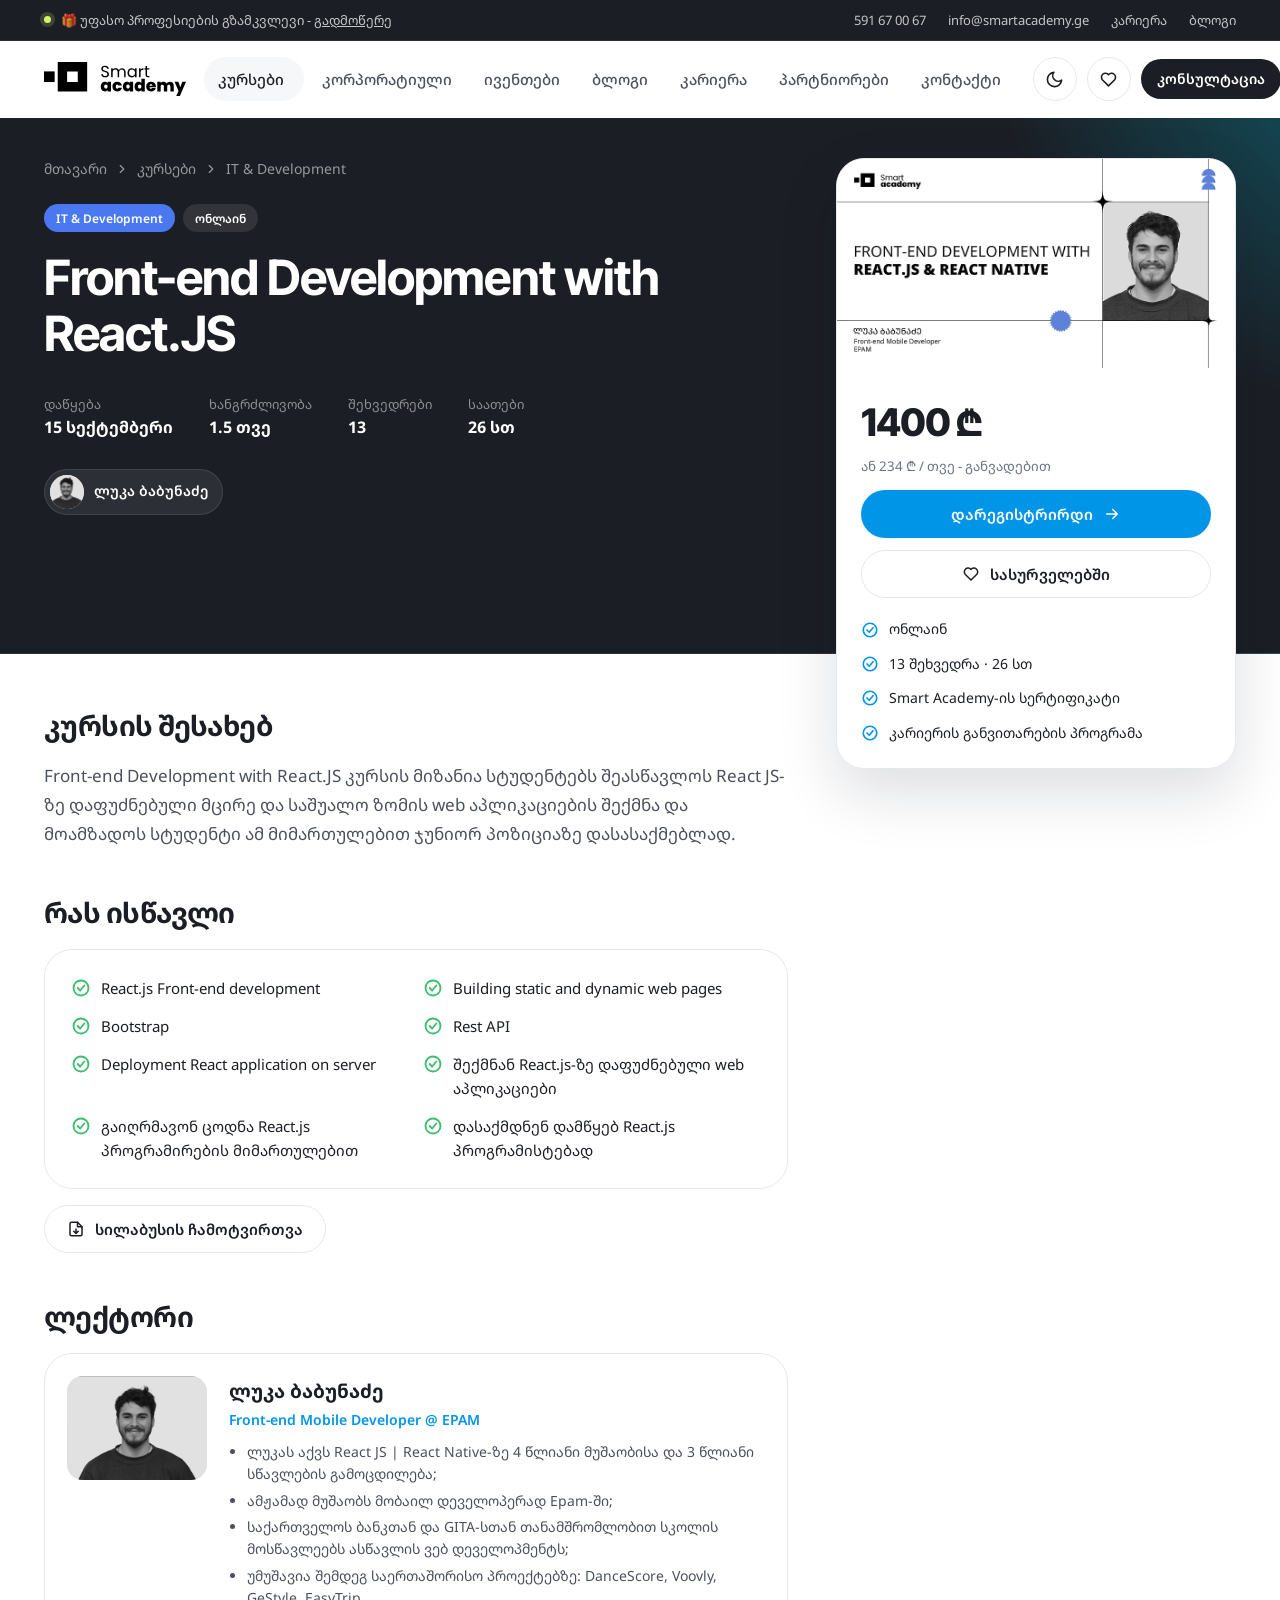
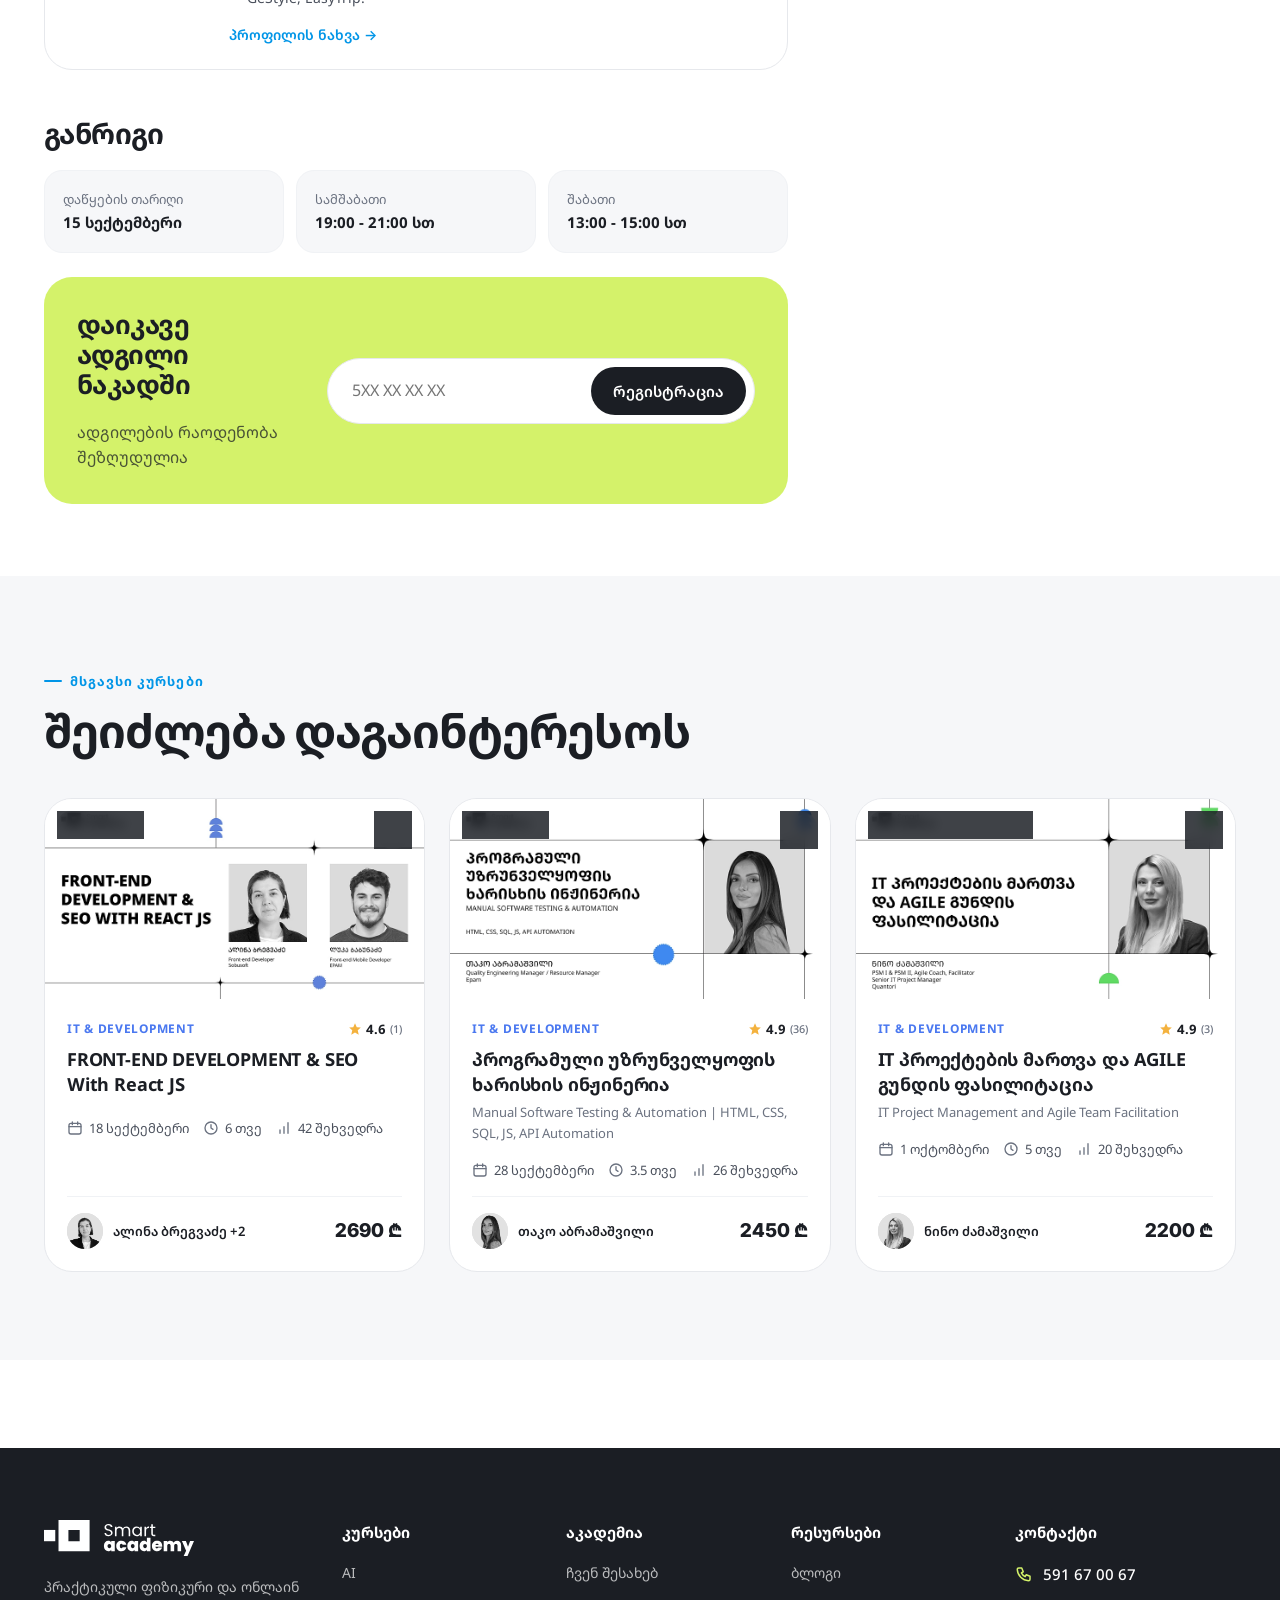
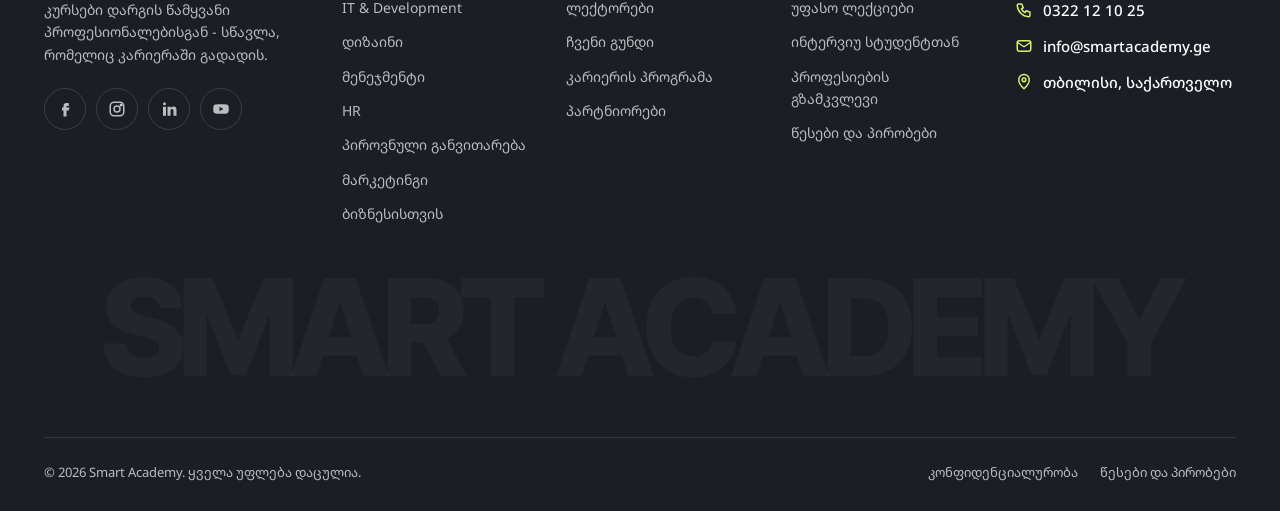
<file: course.html>
<!doctype html>
<html lang="ka">
<head>
<meta charset="utf-8">
<meta name="viewport" content="width=device-width,initial-scale=1">
<title>კურსი - Smart Academy</title>
<meta name="description" content="Smart Academy - კურსის დეტალური აღწერა, სილაბუსი, ლექტორი და რეგისტრაცია.">
<meta name="theme-color" content="#1B1E24">
<meta name="color-scheme" content="light dark">
<script>try{var t=localStorage.getItem("sa_theme");if(t)document.documentElement.setAttribute("data-theme",t)}catch(e){}</script>

<link rel="icon" href="assets/img/logo-bl.svg">
<link rel="preconnect" href="https://fonts.googleapis.com">
<link rel="preconnect" href="https://fonts.gstatic.com" crossorigin>
<link href="https://fonts.googleapis.com/css2?family=Inter+Tight:wght@500;600;700;800&family=Inter:wght@400;500;600;700&family=Noto+Sans+Georgian:wght@400;500;600;700;800&display=swap" rel="stylesheet">
<link rel="stylesheet" href="assets/css/app.css">
</head>
<body data-page="courses">
<div id="site-header"></div>
<main id="course"></main>
<div id="site-footer"></div>
<script src="assets/js/data.js"></script>
<script src="assets/js/app.js"></script>
<script>
document.addEventListener("sa:ready",function(){
  var SA=window.SA,I=SA.icon,e=SA.esc,id=+new URLSearchParams(location.search).get("id");
  var c=SA.course(id)||SA.courses[0],cat=SA.cat(c.cat),lects=c.lect.map(SA.lect).filter(Boolean);
  document.title=c.ka+" - Smart Academy";
  var fav=SA.favs().indexOf(c.id)>-1;
  var related=SA.courses.filter(function(x){return x.cat===c.cat&&x.id!==c.id}).sort(function(a,b){return a.sort-b.sort}).slice(0,3);
  var days=c.days.length?c.days:["განრიგი დაზუსტდება"];
  function dayCell(d){var m=d.match(/^(\S+)\s+(.+)$/);return '<div><small>'+e(m?m[1]:"")+'</small><b>'+e(m?m[2]:d)+'</b></div>'}
  document.getElementById("course").innerHTML=
  '<section class="cd-hero"><div class="container cd-grid"><div>'+
    '<nav class="crumbs" aria-label="breadcrumb"><a href="index.html">მთავარი</a>'+I("right")+'<a href="courses.html">კურსები</a>'+I("right")+'<a href="courses.html?cat='+c.cat+'">'+e(cat.name)+'</a></nav>'+
    '<div style="display:flex;gap:8px;margin-top:24px;flex-wrap:wrap"><span class="chip" style="background:'+cat.color+';color:#fff">'+e(cat.name)+'</span><span class="chip chip-dark" style="background:rgba(255,255,255,.1)">'+SA.fmt(c)+'</span>'+(c.rating?'<span class="chip chip-lime">★ '+c.rating.toFixed(1)+' · '+c.reviewsCount+' შეფასება</span>':"")+'</div>'+
    '<h1>'+e(c.ka)+'</h1>'+(c.sub?'<p class="subt">'+e(c.sub)+'</p>':"")+(c.en?'<p class="en">'+e(c.en)+'</p>':"")+
    '<div class="cd-facts"><div><small>დაწყება</small><b>'+(c.date||"მალე")+'</b></div><div><small>ხანგრძლივობა</small><b>'+SA.duration(c)+'</b></div><div><small>შეხვედრები</small><b>'+c.meetings+'</b></div><div><small>საათები</small><b>'+e(c.hours)+'</b></div></div>'+
    '<div class="cd-lects">'+lects.map(function(l){return '<a href="#lecturer">'+SA.av(l)+e(l.name)+'</a>'}).join("")+'</div>'+
  '</div><aside class="buy"><div class="cover"><img src="'+c.img+'" alt="'+e(c.ka)+'" width="880" height="462"></div><div class="buy-body">'+
    '<div class="buy-price"><b>'+c.price+' ₾</b></div>'+
    '<small style="color:var(--muted)">ან '+Math.ceil(c.price/6)+' ₾ / თვე - განვადებით</small>'+
    '<a class="btn btn-primary" href="#register">დარეგისტრირდი '+I("arrow")+'</a>'+
    '<button class="btn btn-ghost'+(fav?" on":"")+'" data-fav="'+c.id+'" type="button">'+I("heart")+' სასურველებში</button>'+
    '<ul><li>'+I("check")+SA.fmt(c)+'</li><li>'+I("check")+c.meetings+' შეხვედრა · '+e(c.hours)+'</li><li>'+I("check")+'Smart Academy-ის სერტიფიკატი</li><li>'+I("check")+'კარიერის განვითარების პროგრამა</li></ul>'+
  '</div></aside></div></section>'+
  '<div class="container cd-body"><div>'+
    (c.desc?'<section class="reveal"><h2>კურსის შესახებ</h2><p class="lead-text">'+e(c.desc)+'</p></section>':"")+
    (c.learn.length?'<section class="reveal"><h2>რას ისწავლი</h2><div class="learn">'+c.learn.map(function(l){return "<div>"+I("check")+"<span>"+e(l)+"</span></div>"}).join("")+'</div>'+(c.syllabus?'<a class="btn btn-ghost" style="margin-top:16px" href="'+c.syllabus+'" target="_blank" rel="noopener">'+I("pdf")+' სილაბუსის ჩამოტვირთვა</a>':"")+'</section>':"")+
    '<section class="reveal" id="lecturer"><h2>'+(lects.length>1?"ლექტორები":"ლექტორი")+'</h2>'+lects.map(function(l){return '<div class="teacher"><div class="ph">'+(l.photo?'<img src="'+l.photo+'" alt="'+e(l.name)+'" loading="lazy">':"")+'</div><div><b>'+e(l.name)+'</b>'+(l.pos?'<div class="pos">'+e(l.pos)+'</div>':"")+(l.bio.length?'<ul>'+l.bio.map(function(x){return "<li>"+e(x)+"</li>"}).join("")+'</ul>':"")+'<a class="more" href="'+l.url+'" target="_blank" rel="noopener">პროფილის ნახვა →</a></div></div>'}).join("")+'</section>'+
    '<section class="reveal" id="register"><h2>განრიგი</h2><div class="schedule"><div><small>დაწყების თარიღი</small><b>'+(c.date||"მალე")+'</b></div>'+days.slice(0,2).map(dayCell).join("")+'</div>'+
    '<div class="cta" style="margin-top:24px;padding:32px;border-radius:28px"><div><h2 style="font-size:26px">დაიკავე ადგილი ნაკადში</h2><p>ადგილების რაოდენობა შეზღუდულია</p></div><form id="reg-form"><label class="sr-only" for="rp">ტელეფონი</label><input id="rp" type="tel" placeholder="5XX XX XX XX" required pattern="[0-9 +]{9,16}"><button class="btn btn-dark" type="submit">რეგისტრაცია</button></form></div></section>'+
    (c.reviews.length?'<section class="reveal"><h2>სტუდენტების შეფასებები</h2><div class="rev-sum"><b>'+c.rating.toFixed(1)+'</b>'+SA.stars(5)+'<small>'+c.reviewsCount+' შეფასება</small></div><div class="reviews">'+c.reviews.map(function(r){return '<figure class="review" style="margin:0">'+SA.stars(r.rating)+'<p>'+e(r.quote)+'</p><figcaption class="who">'+(r.img?'<span class="av plain"><img src="'+r.img+'" alt="" loading="lazy"></span>':"")+'<b>'+e(r.name)+'</b></figcaption></figure>'}).join("")+'</div></section>':"")+
  '</div><div></div></div>'+
  (related.length?'<section class="section section-soft" style="margin-top:24px"><div class="container"><div class="section-head"><div><span class="kicker">მსგავსი კურსები</span><h2>შეიძლება დაგაინტერესოს</h2></div></div><div class="courses">'+related.map(SA.card).join("")+'</div></div></section>':"");
  document.getElementById("reg-form").addEventListener("submit",function(ev){ev.preventDefault();this.reset();SA.toast("რეგისტრაცია მიღებულია! მალე დაგიკავშირდებით")});
  SA.observe();
});
</script>
</body>
</html>
</file>
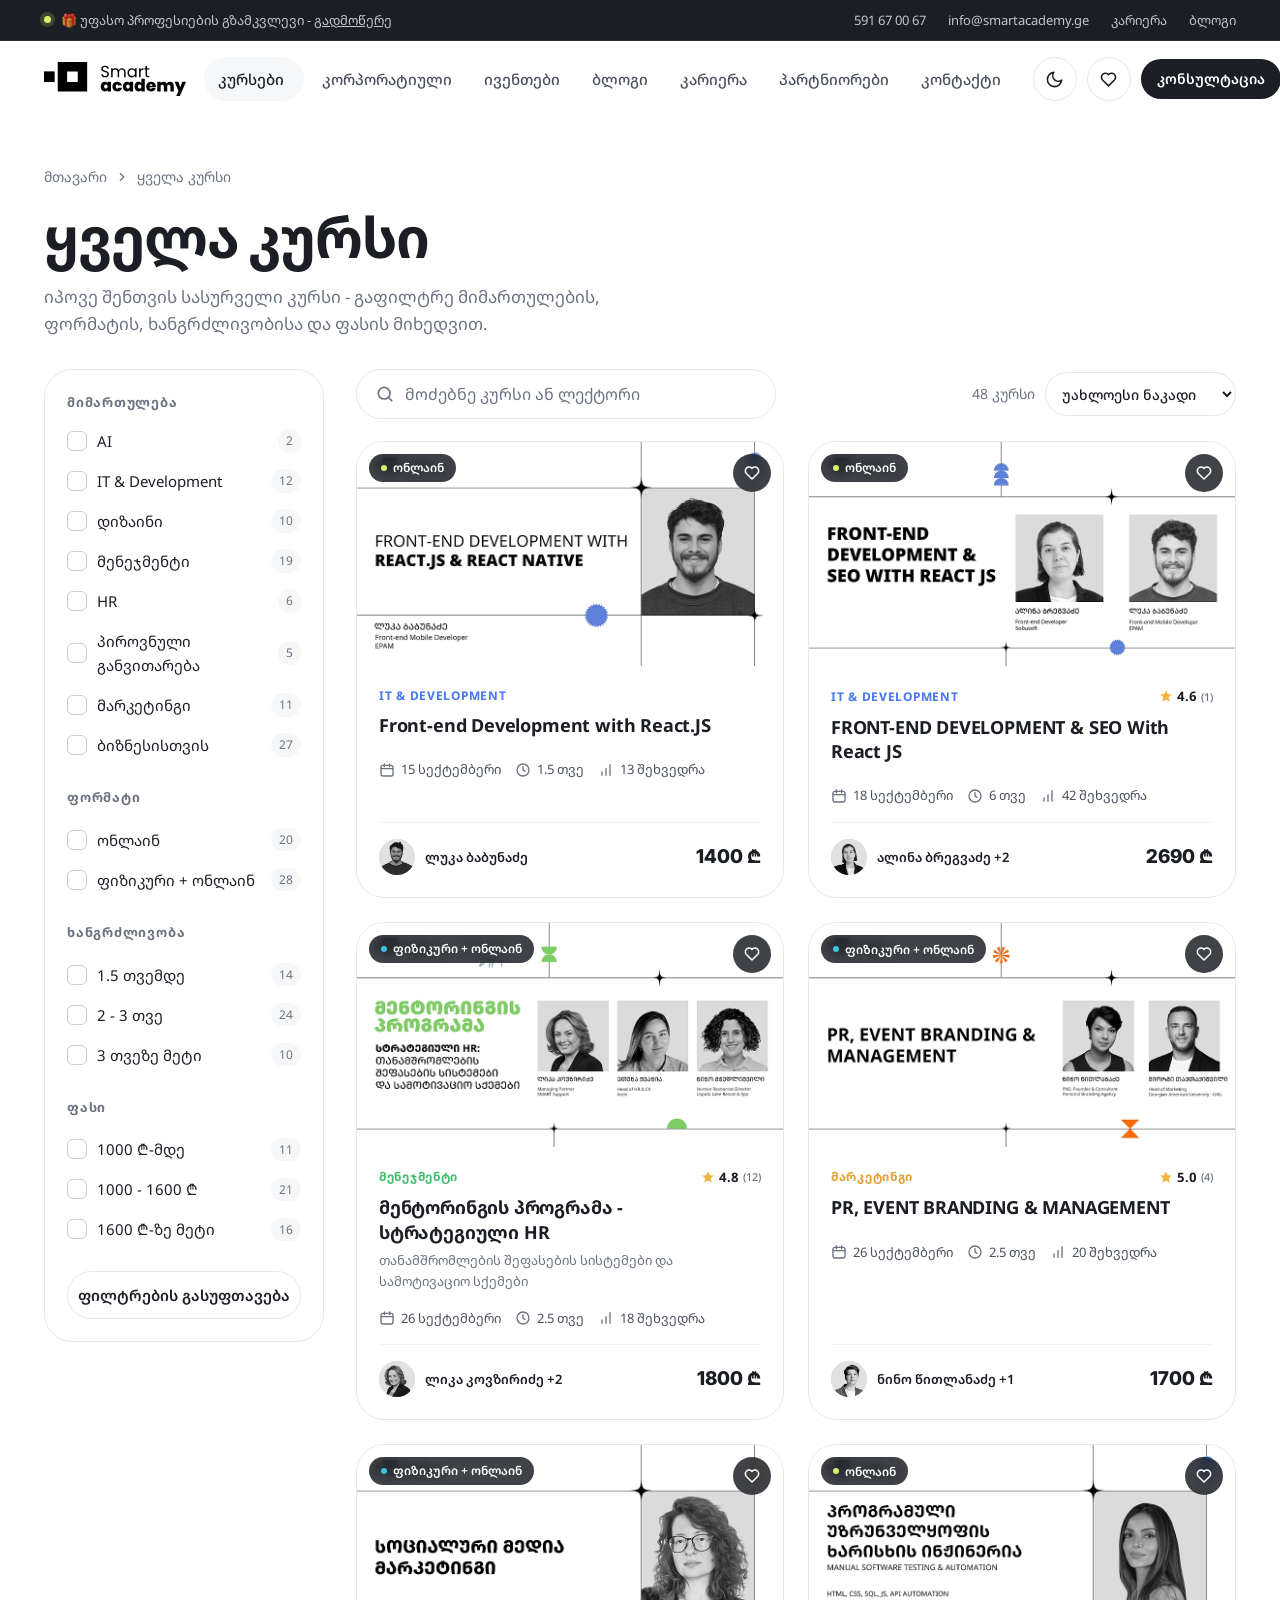
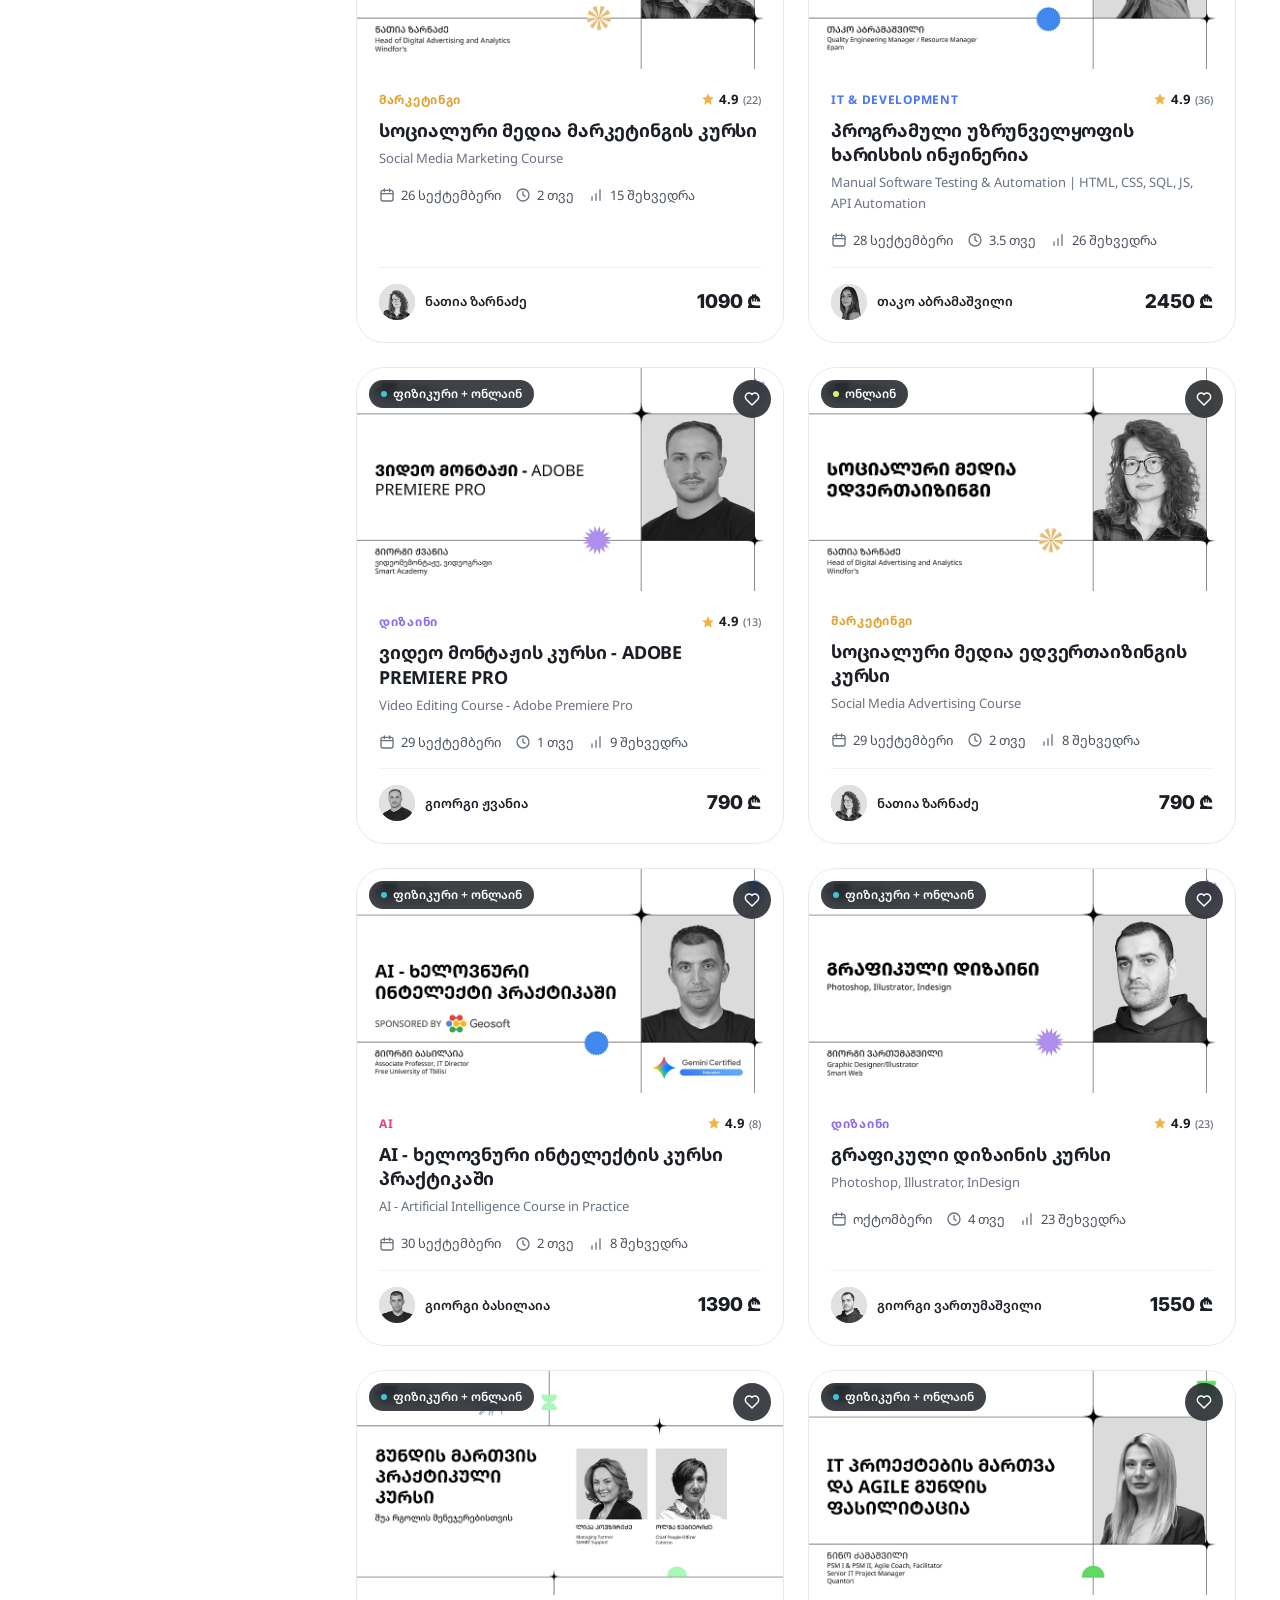
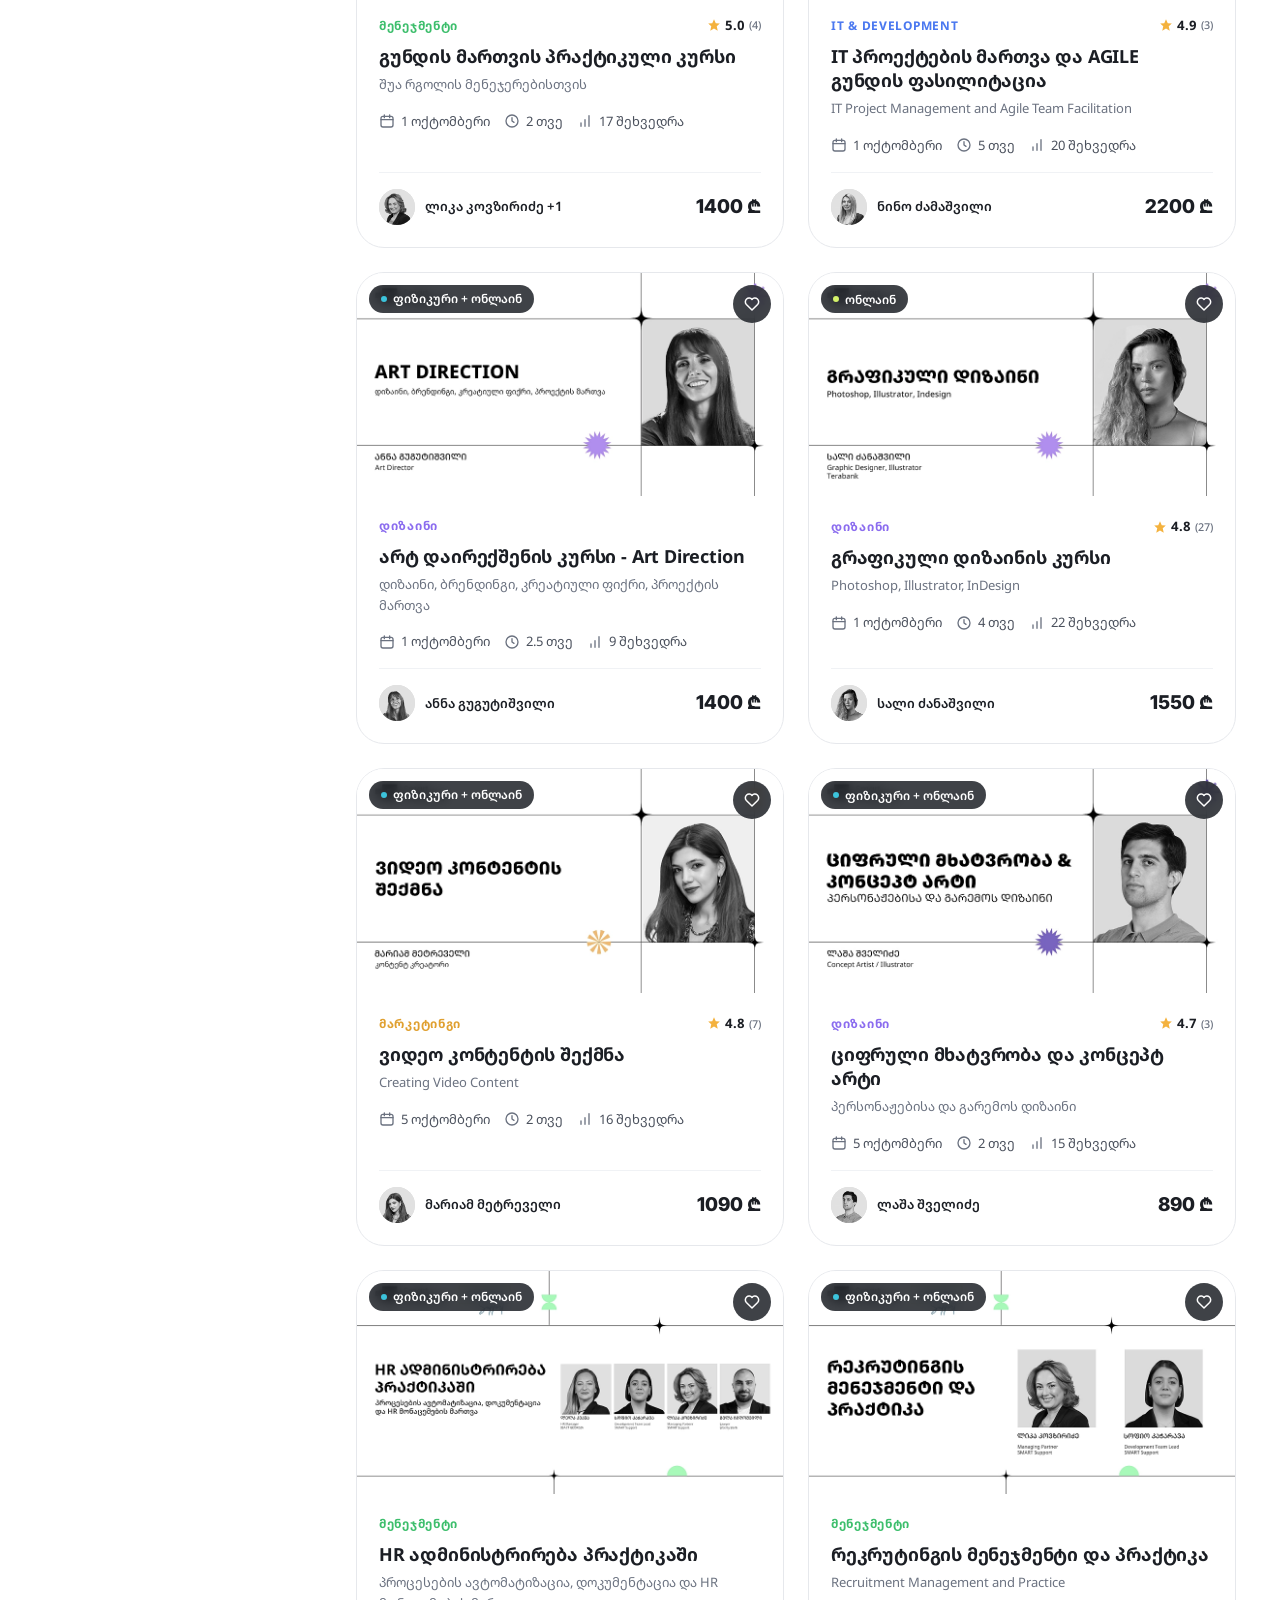
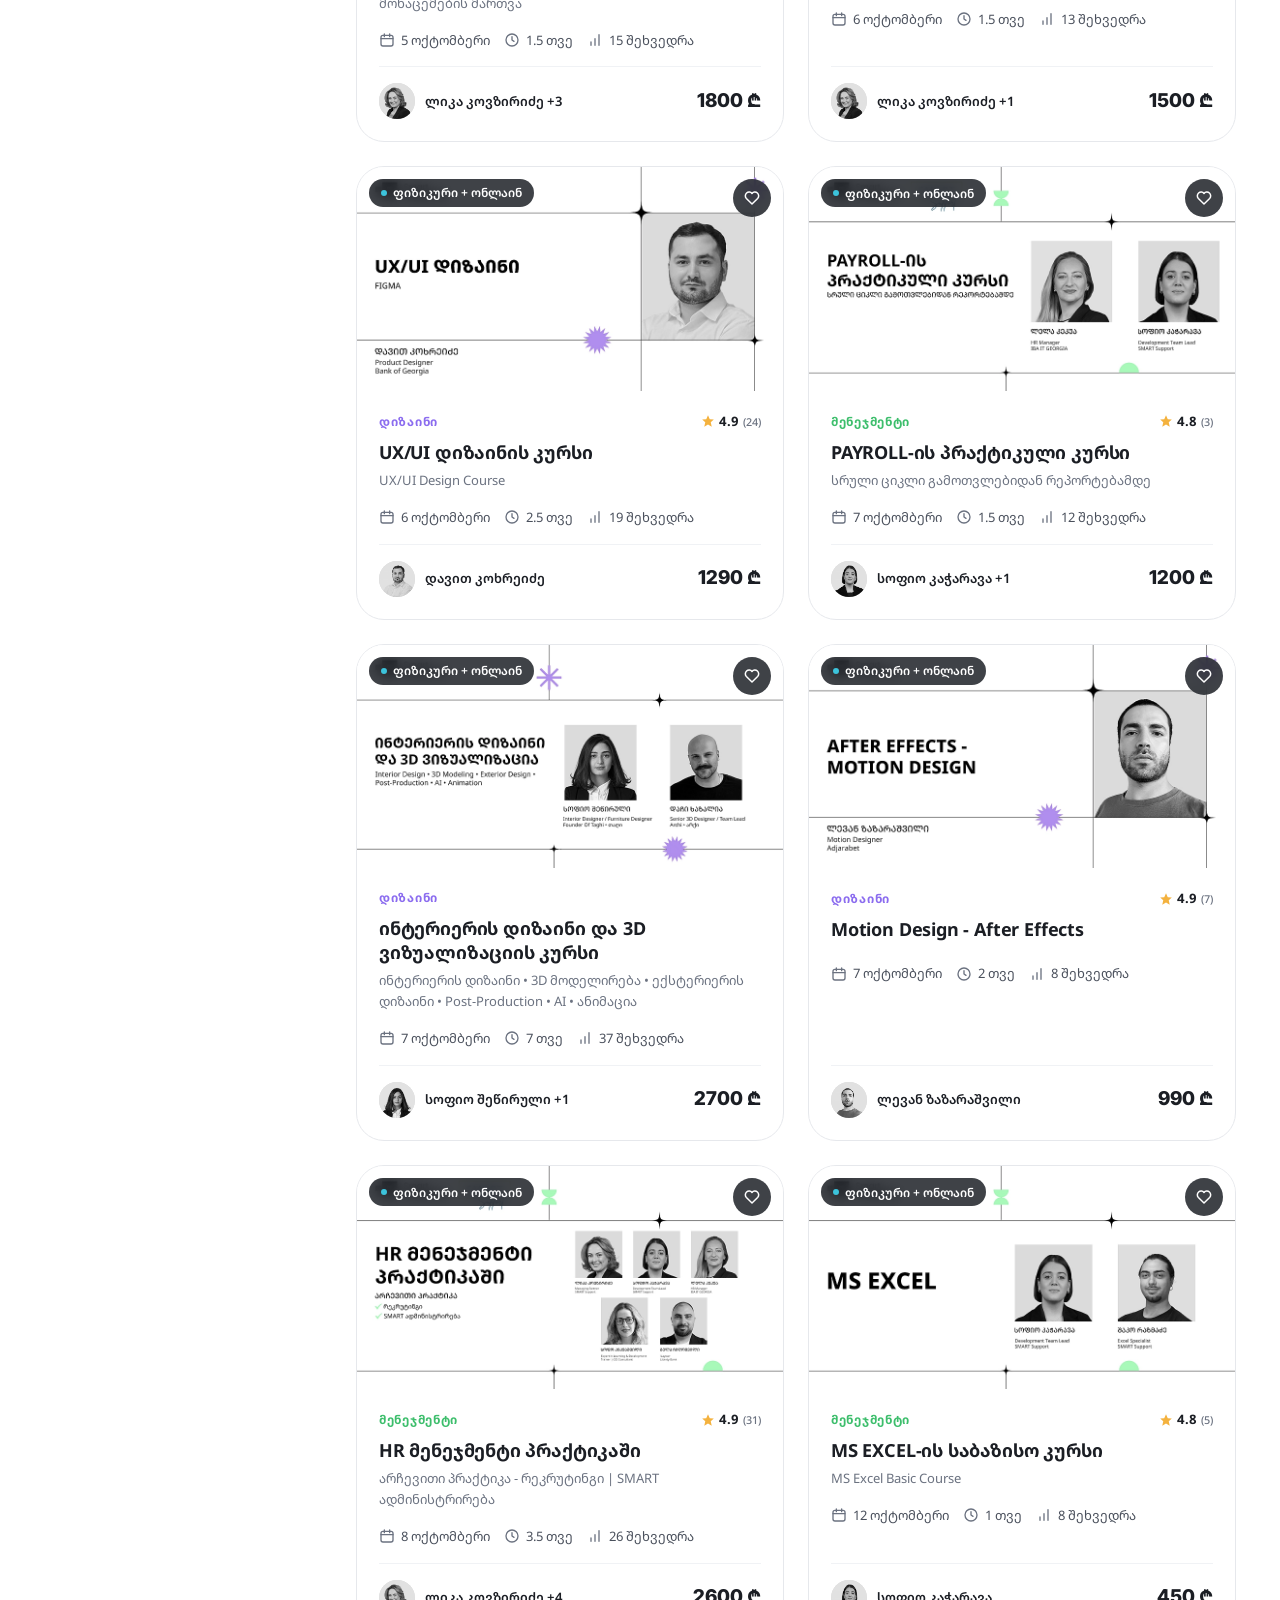
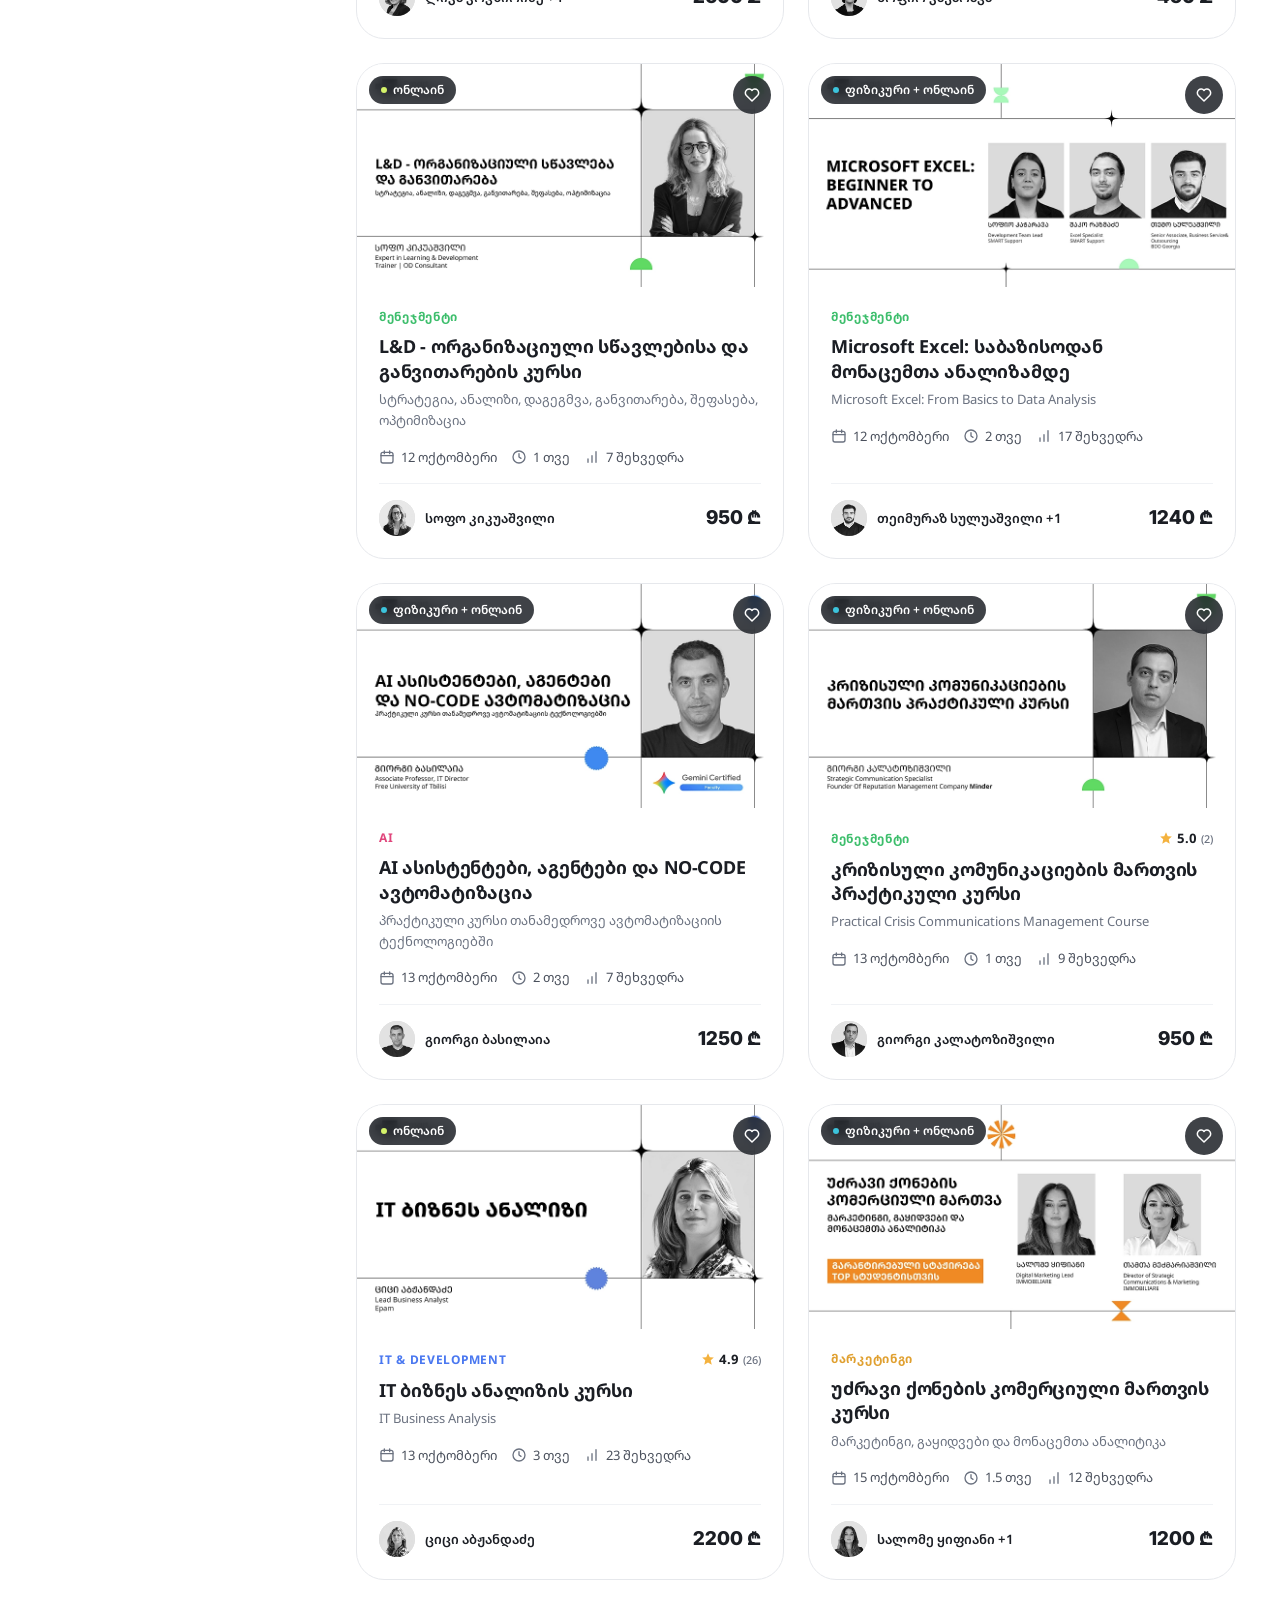
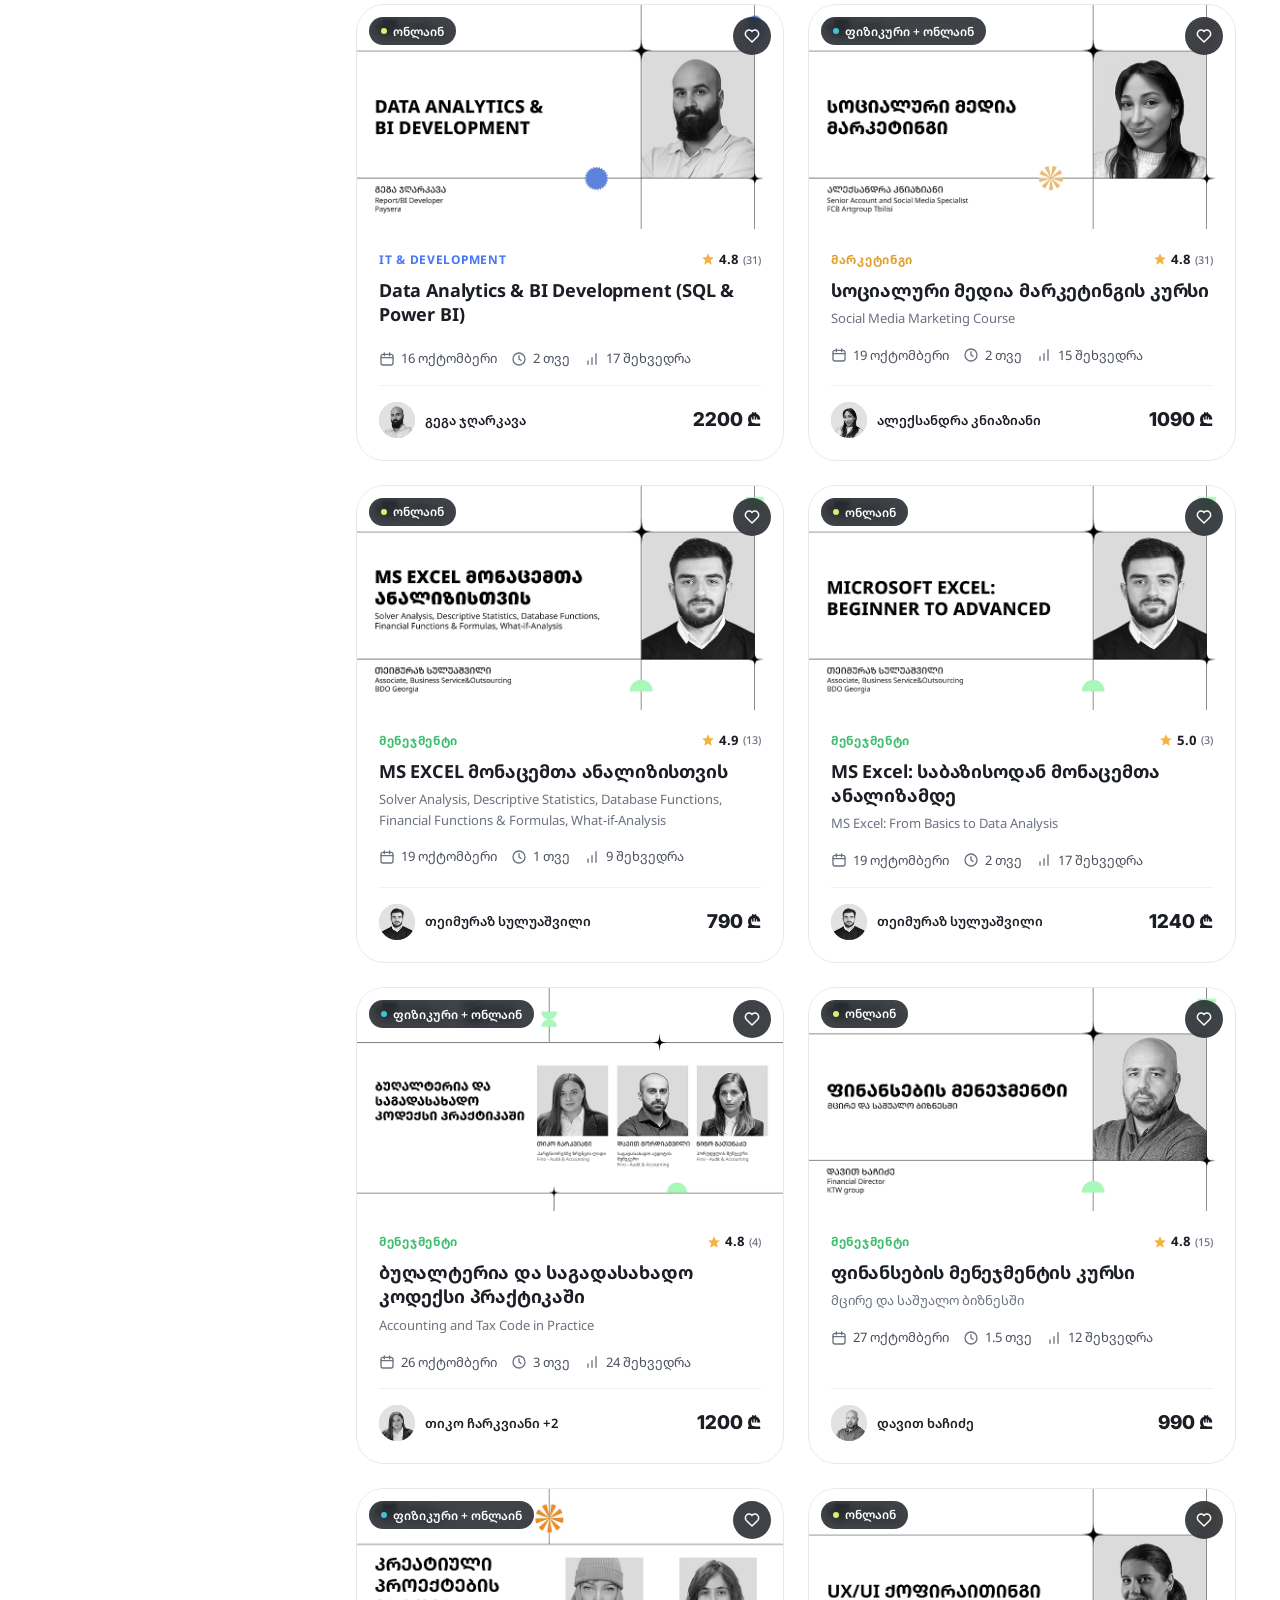
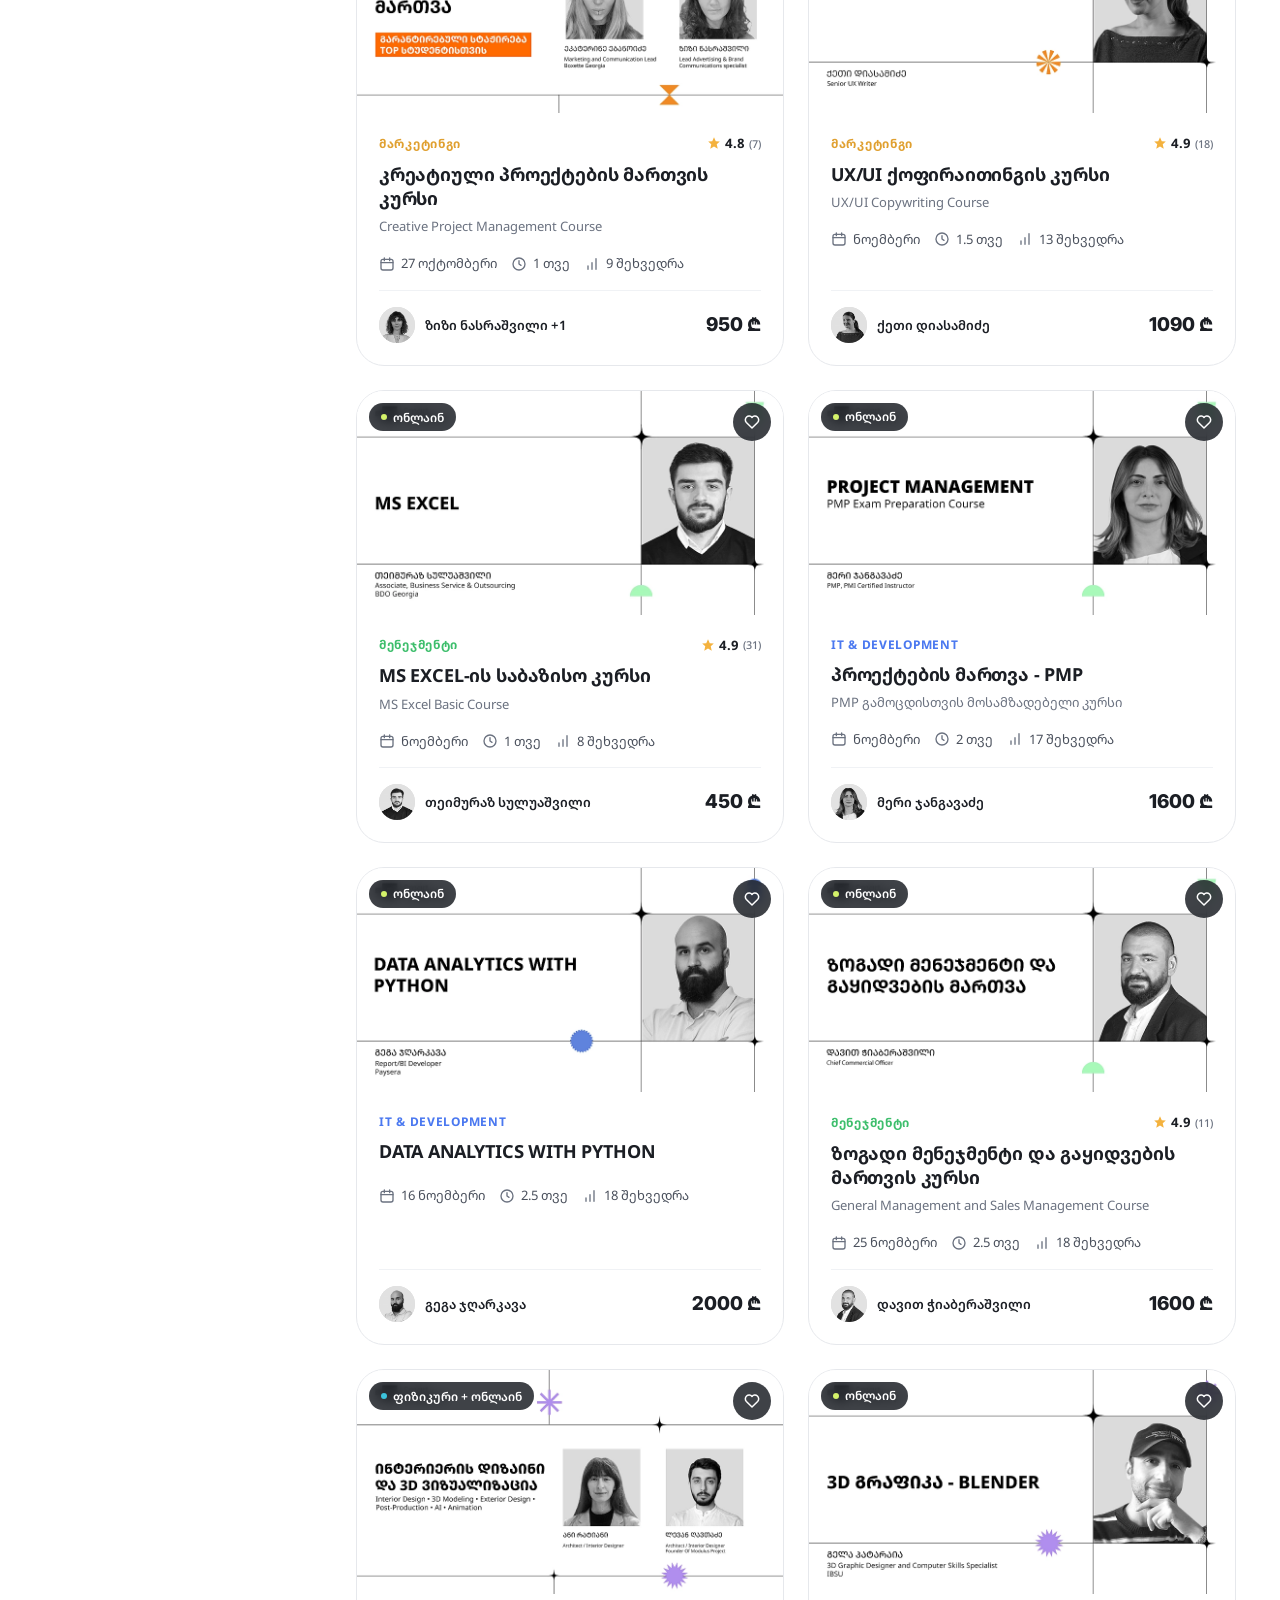
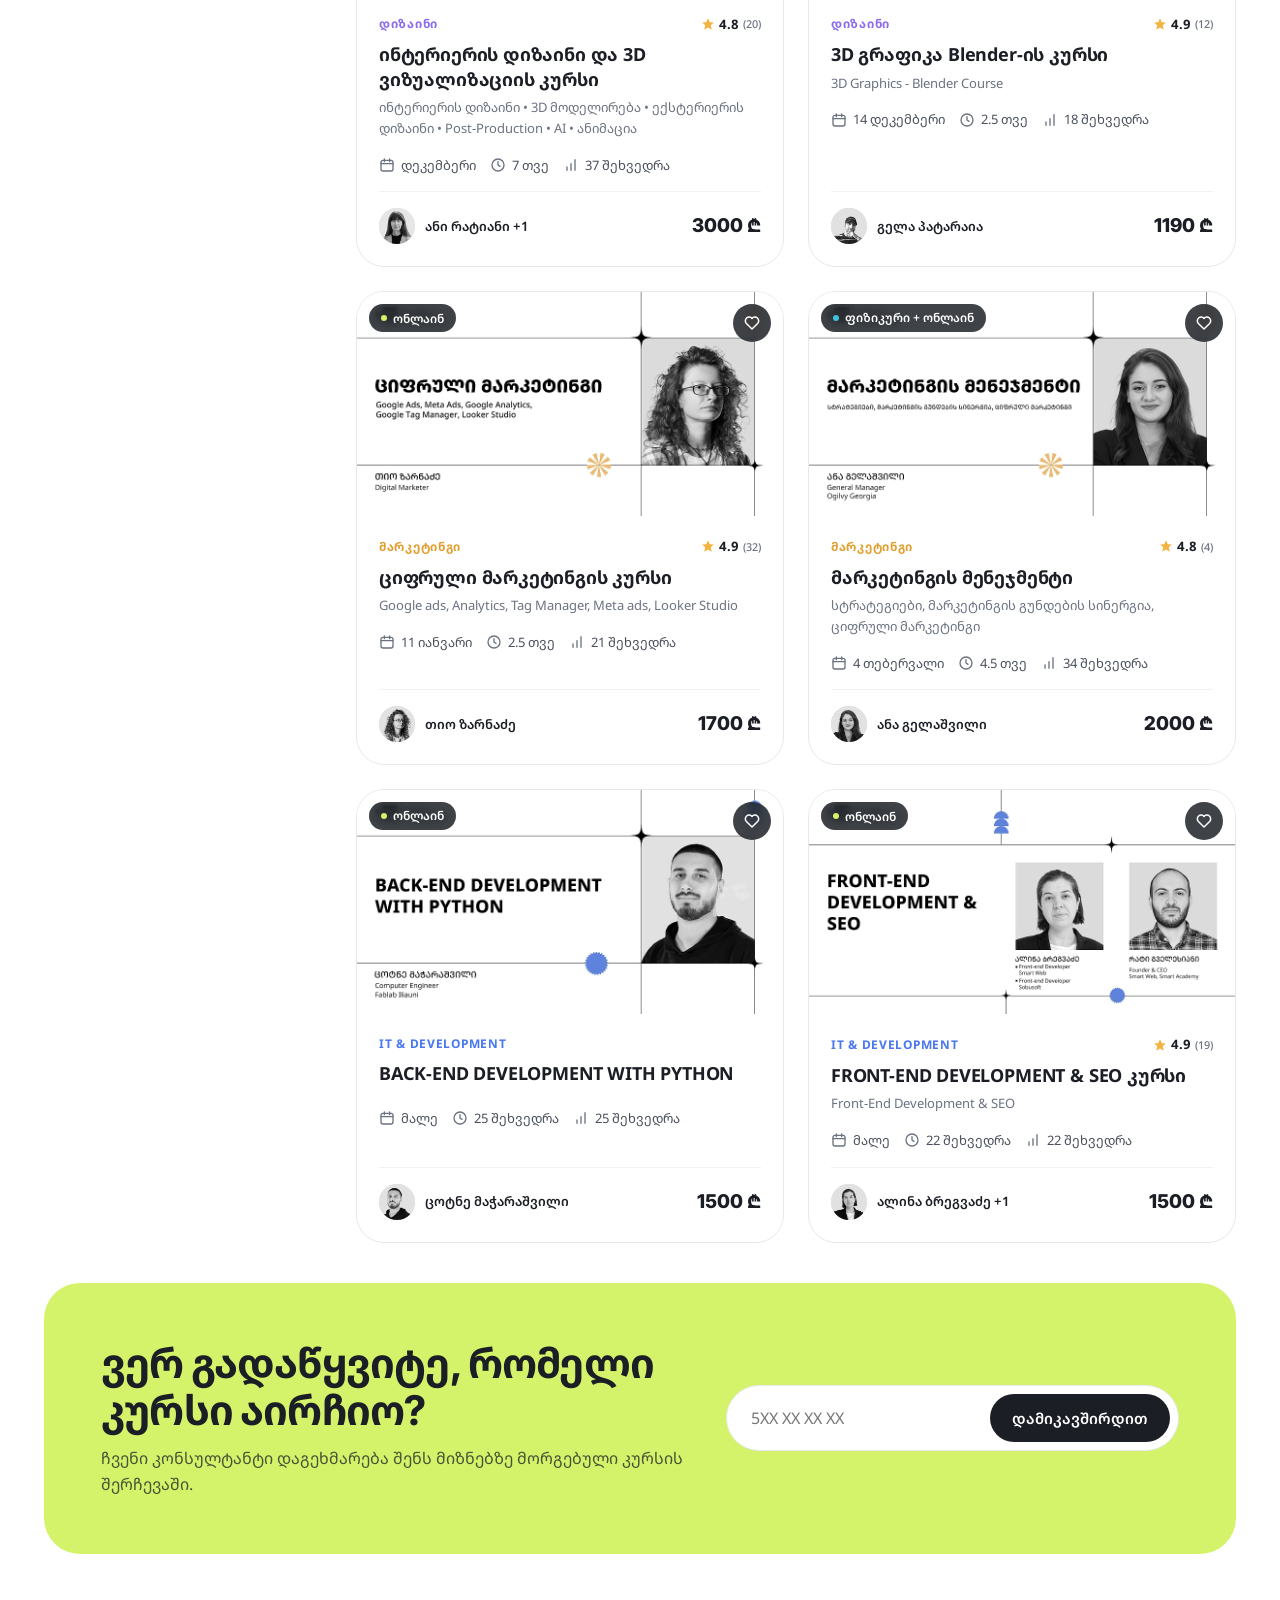
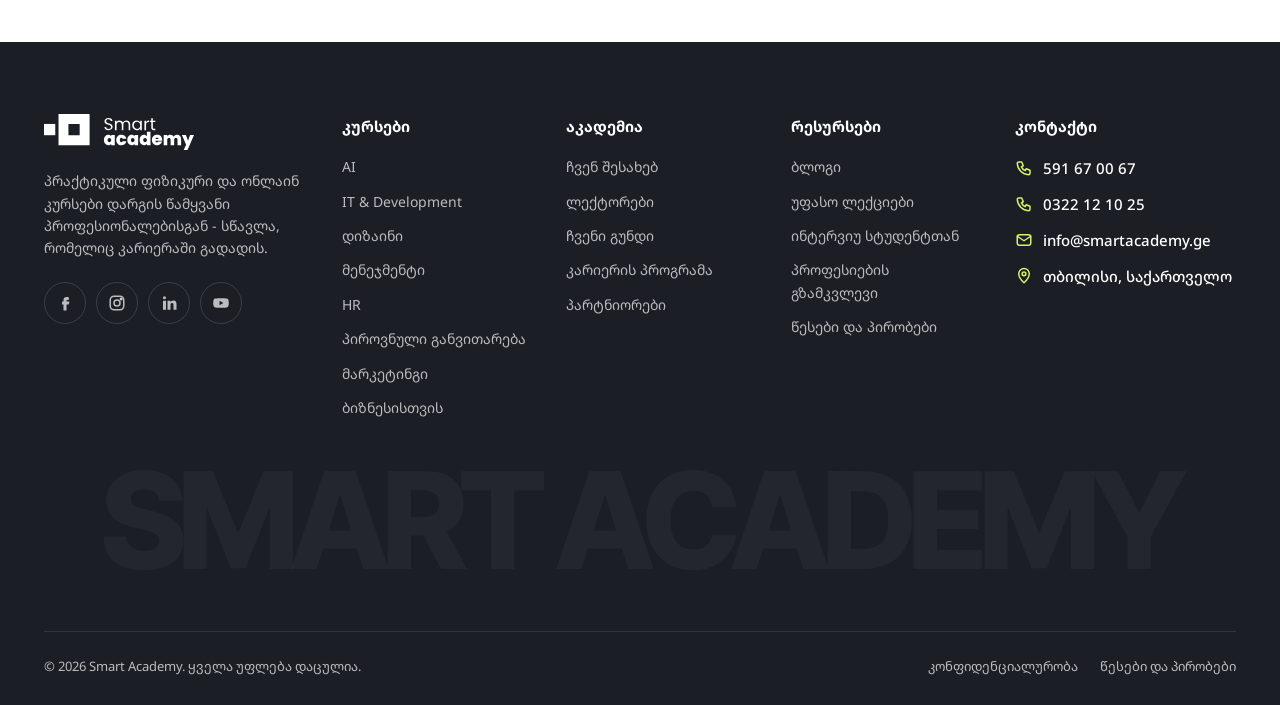
<file: courses.html>
<!doctype html>
<html lang="ka">
<head>
<meta charset="utf-8">
<meta name="viewport" content="width=device-width,initial-scale=1">
<title>ყველა კურსი - Smart Academy</title>
<meta name="description" content="Smart Academy-ის ყველა ფიზიკური და ონლაინ კურსი ერთ სივრცეში - გაფილტრე მიმართულების, ფორმატისა და დონის მიხედვით.">
<meta name="theme-color" content="#1B1E24">
<meta name="color-scheme" content="light dark">
<script>try{var t=localStorage.getItem("sa_theme");if(t)document.documentElement.setAttribute("data-theme",t)}catch(e){}</script>

<link rel="icon" href="assets/img/logo-bl.svg">
<link rel="preconnect" href="https://fonts.googleapis.com">
<link rel="preconnect" href="https://fonts.gstatic.com" crossorigin>
<link href="https://fonts.googleapis.com/css2?family=Inter+Tight:wght@500;600;700;800&family=Inter:wght@400;500;600;700&family=Noto+Sans+Georgian:wght@400;500;600;700;800&display=swap" rel="stylesheet">
<link rel="stylesheet" href="assets/css/app.css">
</head>
<body data-page="courses">
<div id="site-header"></div>
<main>
  <section class="page-hero">
    <div class="container">
      <nav class="crumbs" aria-label="breadcrumb"><a href="index.html">მთავარი</a><svg viewBox="0 0 24 24" fill="none" stroke="currentColor" stroke-width="2" stroke-linecap="round"><path d="m9 6 6 6-6 6"/></svg><span id="crumb-current">ყველა კურსი</span></nav>
      <h1 id="page-title">ყველა კურსი</h1>
      <p>იპოვე შენთვის სასურველი კურსი - გაფილტრე მიმართულების, ფორმატის, ხანგრძლივობისა და ფასის მიხედვით.</p>
    </div>
  </section>
  <section style="padding-bottom:40px">
    <div class="container catalog">
      <aside class="filters" id="filters" aria-label="ფილტრები">
        <div style="display:flex;justify-content:space-between;align-items:center"><h6 style="margin:0">მიმართულება</h6><button class="icon-btn filters-toggle" type="button" data-close-filters aria-label="დახურვა" style="width:36px;height:36px"><svg viewBox="0 0 24 24" fill="none" stroke="currentColor" stroke-width="2" stroke-linecap="round"><path d="M6 6l12 12M18 6 6 18"/></svg></button></div>
        <div id="f-cat" style="margin-top:8px"></div>
        <h6>ფორმატი</h6>
        <div id="f-format"></div>
        <h6>ხანგრძლივობა</h6>
        <div id="f-dur"></div>
        <h6>ფასი</h6>
        <div id="f-price"></div>
        <button class="btn btn-ghost" type="button" id="reset" style="width:100%;margin-top:22px">ფილტრების გასუფთავება</button>
      </aside>
      <div>
        <div class="catalog-bar">
          <div class="search"><svg viewBox="0 0 24 24" fill="none" stroke="currentColor" stroke-width="2" stroke-linecap="round"><circle cx="11" cy="11" r="7"/><path d="m20 20-3.5-3.5"/></svg><label class="sr-only" for="cq">ძებნა</label><input id="cq" type="search" placeholder="მოძებნე კურსი ან ლექტორი"></div>
          <div style="display:flex;gap:10px;align-items:center">
            <span class="result-count" id="count"></span>
            <button class="btn btn-ghost btn-sm filters-toggle" type="button" id="open-filters">ფილტრები</button>
            <select class="lang" id="sort" aria-label="დალაგება" style="font-weight:500"><option value="soon">უახლოესი ნაკადი</option><option value="price-asc">ფასი: ზრდადობით</option><option value="price-desc">ფასი: კლებადობით</option><option value="short">ხანგრძლივობა</option><option value="rating">შეფასება</option></select>
          </div>
        </div>
        <div class="courses" id="list"></div>
      </div>
    </div>
  </section>
  <section>
    <div class="container">
      <div class="cta reveal">
        <div><h2>ვერ გადაწყვიტე, რომელი კურსი აირჩიო?</h2><p>ჩვენი კონსულტანტი დაგეხმარება შენს მიზნებზე მორგებული კურსის შერჩევაში.</p></div>
        <form id="lead-form"><label class="sr-only" for="lead">ტელეფონი</label><input id="lead" type="tel" placeholder="5XX XX XX XX" required pattern="[0-9 +]{9,16}"><button class="btn btn-dark" type="submit">დამიკავშირდით</button></form>
      </div>
    </div>
  </section>
</main>
<div id="site-footer"></div>
<script src="assets/js/data.js"></script>
<script src="assets/js/app.js"></script>
<script>
document.addEventListener("sa:ready",function(){
  var SA=window.SA,p=new URLSearchParams(location.search);
  var st={cats:p.get("cat")?[p.get("cat")]:[],formats:p.get("format")?[p.get("format")]:[],dur:"",price:"",q:p.get("q")||"",fav:p.get("fav")==="1",sort:"soon"};
  function box(group,val,label,count,checked){return '<div class="check"><label><input type="checkbox" data-g="'+group+'" value="'+val+'"'+(checked?" checked":"")+'>'+label+'</label><span class="count">'+count+'</span></div>'}
  function cnt(fn){return SA.courses.filter(fn).length}
  function inRange(v,r){var a=r.split("-");return v>=+a[0]&&v<+a[1]}
  function months(c){return c.months||c.meetings/8}
  document.getElementById("f-cat").innerHTML=SA.categories.map(function(c){return box("cats",c.id,c.name,cnt(function(x){return SA.inCat(x,c.id)}),st.cats.indexOf(c.id)>-1)}).join("");
  document.getElementById("f-format").innerHTML=[["online","ონლაინ"],["hybrid","ფიზიკური + ონლაინ"]].map(function(f){return box("formats",f[0],f[1],cnt(function(x){return x.format===f[0]}),st.formats.indexOf(f[0])>-1)}).join("");
  var durs=[["0-1.6","1.5 თვემდე"],["1.6-3.1","2 - 3 თვე"],["3.1-99","3 თვეზე მეტი"]];
  document.getElementById("f-dur").innerHTML=durs.map(function(r){return box("dur",r[0],r[1],cnt(function(x){return inRange(months(x),r[0])}),false)}).join("");
  var prices=[["0-1000","1000 ₾-მდე"],["1000-1600","1000 - 1600 ₾"],["1600-99999","1600 ₾-ზე მეტი"]];
  document.getElementById("f-price").innerHTML=prices.map(function(r){return box("price",r[0],r[1],cnt(function(x){return inRange(x.price,r[0])}),false)}).join("");
  document.getElementById("cq").value=st.q;
  if(st.fav){document.getElementById("page-title").textContent="სასურველი კურსები";document.getElementById("crumb-current").textContent="სასურველი კურსები"}
  else if(st.cats.length===1){document.getElementById("page-title").textContent=SA.cat(st.cats[0]).name}
  function hay(c){return (c.ka+" "+c.sub+" "+c.en+" "+c.lect.map(function(id){var l=SA.lect(id);return l?l.name:""}).join(" ")+" "+SA.cat(c.cat).name).toLowerCase()}
  function render(){
    var q=st.q.trim().toLowerCase(),favs=SA.favs();
    var list=SA.courses.filter(function(c){
      if(st.fav&&favs.indexOf(c.id)<0)return false;
      if(st.cats.length&&!st.cats.some(function(id){return SA.inCat(c,id)}))return false;
      if(st.formats.length&&st.formats.indexOf(c.format)<0)return false;
      if(st.dur&&!inRange(months(c),st.dur))return false;
      if(st.price&&!inRange(c.price,st.price))return false;
      if(q&&hay(c).indexOf(q)<0)return false;
      return true;
    });
    list.sort(function(a,b){if(st.sort==="price-asc")return a.price-b.price;if(st.sort==="price-desc")return b.price-a.price;if(st.sort==="short")return months(a)-months(b);if(st.sort==="rating")return b.rating-a.rating||b.reviewsCount-a.reviewsCount;return a.sort-b.sort});
    var el=document.getElementById("list");
    el.innerHTML=list.length?list.map(SA.card).join(""):'<div class="empty">'+(st.fav?"სასურველებში ჯერ კურსი არ გაქვს დამატებული.":"ამ ფილტრებით კურსი ვერ მოიძებნა. სცადე სხვა კომბინაცია.")+'</div>';
    document.getElementById("count").textContent=list.length+" კურსი";
    SA.observe(el);
  }
  document.getElementById("filters").addEventListener("change",function(e){
    var i=e.target;if(!i.matches("input[data-g]"))return;var g=i.getAttribute("data-g");
    if(g==="price"||g==="dur"){this.querySelectorAll('[data-g="'+g+'"]').forEach(function(x){if(x!==i)x.checked=false});st[g]=i.checked?i.value:"";}
    else{st[g]=Array.prototype.map.call(this.querySelectorAll('[data-g="'+g+'"]:checked'),function(x){return x.value})}
    render();
  });
  var t;document.getElementById("cq").addEventListener("input",function(){var v=this.value;clearTimeout(t);t=setTimeout(function(){st.q=v;render()},150)});
  document.getElementById("sort").addEventListener("change",function(){st.sort=this.value;render()});
  document.getElementById("reset").addEventListener("click",function(){document.querySelectorAll("#filters input").forEach(function(x){x.checked=false});st.cats=[];st.formats=[];st.dur="";st.price="";st.q="";document.getElementById("cq").value="";render()});
  var fl=document.getElementById("filters");
  document.getElementById("open-filters").addEventListener("click",function(){fl.classList.add("open")});
  document.querySelector("[data-close-filters]").addEventListener("click",function(){fl.classList.remove("open")});
  document.addEventListener("click",function(e){if(st.fav&&e.target.closest("[data-fav]"))render()});
  document.getElementById("lead-form").addEventListener("submit",function(e){e.preventDefault();this.reset();SA.toast("მადლობა! მალე დაგიკავშირდებით")});
  render();
});
</script>
</body>
</html>
</file>
<file: assets/css/app.css>
/* Smart Academy - redesign 2026 */
:root{
  --brand:#0095e7;
  --brand2:#0592AB;
  --brand-600:#007ec7;
  --brand2-600:#047A8F;
  --lime:#D4F26A;
  --coral:#FF6B5B;
  --violet:#8B6CEF;
  --amber:#F4B23E;
  --green:#3DBE6C;
  --ink:#1B1E24;
  --fg:#1B1E24;
  --fg-2:#4A505C;
  --muted:#6B7280;
  --bg:#FFFFFF;
  --bg-soft:#F6F7F9;
  --surface:#FFFFFF;
  --surface-2:#F3F4F6;
  --line:#E6E8EC;
  --line-2:#F0F2F5;
  --dark:#1B1E24;
  --dark-line:rgba(255,255,255,.08);
  --footer:#1B1E24;
  --inv-bg:#1B1E24;
  --inv-fg:#FFFFFF;
  --header-bg:rgba(255,255,255,.86);
  --brand-soft:#E6F6F9;
  --brand-text:#0095e7;
  --brand2-text:#0592AB;
  --check:#C9CDD4;
  --marquee:#A3A9B4;
  --cta-bg:#D4F26A;
  --cta-fg:#1B1E24;
  --stats-bg:#f5f5f5;
  --shadow:0 1px 2px rgba(16,24,40,.04),0 8px 24px rgba(16,24,40,.06);
  --shadow-lg:0 24px 60px rgba(16,24,40,.14);
  --radius:18px;
  --radius-sm:12px;
  --radius-lg:28px;
  --container:1240px;
  --font:"Noto Sans Georgian","Inter",system-ui,-apple-system,"Segoe UI",sans-serif;
  --font-display:"Inter Tight","Noto Sans Georgian",system-ui,sans-serif;
  color-scheme:light;
}
@media (prefers-color-scheme:dark){
  :root:not([data-theme="light"]){
    --fg:#ECEEF2;--fg-2:#B4BAC5;--muted:#8B93A1;--bg:#0E1014;--bg-soft:#13161B;--surface:#181B21;--surface-2:#22262D;--line:#272B33;--line-2:#1F232A;
    --dark:#161A20;--dark-line:rgba(255,255,255,.07);--footer:#08090C;--inv-bg:#ECEEF2;--inv-fg:#0E1014;--header-bg:rgba(14,16,20,.82);
    --brand-soft:rgba(5,146,171,.16);--brand-text:#4DB8F5;--brand2-text:#3CC3DB;--check:#3A3F48;--marquee:#4A505C;--cta-bg:#1E2A12;--cta-fg:#ECEEF2;--stats-bg:#181B21;
    --shadow:0 1px 2px rgba(0,0,0,.3),0 8px 24px rgba(0,0,0,.25);--shadow-lg:0 24px 60px rgba(0,0,0,.5);color-scheme:dark;
  }
}
:root[data-theme="dark"]{
  --fg:#ECEEF2;--fg-2:#B4BAC5;--muted:#8B93A1;--bg:#0E1014;--bg-soft:#13161B;--surface:#181B21;--surface-2:#22262D;--line:#272B33;--line-2:#1F232A;
  --dark:#161A20;--dark-line:rgba(255,255,255,.07);--footer:#08090C;--inv-bg:#ECEEF2;--inv-fg:#0E1014;--header-bg:rgba(14,16,20,.82);
  --brand-soft:rgba(5,146,171,.16);--brand-text:#4DB8F5;--brand2-text:#3CC3DB;--check:#3A3F48;--marquee:#4A505C;--cta-bg:#1E2A12;--cta-fg:#ECEEF2;--stats-bg:#181B21;
  --shadow:0 1px 2px rgba(0,0,0,.3),0 8px 24px rgba(0,0,0,.25);--shadow-lg:0 24px 60px rgba(0,0,0,.5);color-scheme:dark;
}
*,*::before,*::after{box-sizing:border-box}
html{scroll-behavior:smooth;-webkit-text-size-adjust:100%;background:var(--bg)}
body{margin:0;font-family:var(--font);color:var(--fg);background:var(--bg);font-size:16px;line-height:1.6;-webkit-font-smoothing:antialiased;overflow-x:hidden;transition:background .3s,color .3s}
img,svg{display:block;max-width:100%}
a{color:inherit;text-decoration:none}
button{font:inherit;color:inherit;cursor:pointer;border:0;background:none}
input,select{font:inherit;color:inherit}
h1,h2,h3,h4{font-family:var(--font-display);line-height:1.15;margin:0;letter-spacing:-.02em;font-weight:700}
p{margin:0}
.container{width:100%;max-width:var(--container);margin:0 auto;padding:0 24px}
.sr-only{position:absolute;width:1px;height:1px;overflow:hidden;clip:rect(0 0 0 0)}
:focus-visible{outline:2px solid var(--brand);outline-offset:3px;border-radius:6px}
/* Theme-aware logos and toggle icon */
.logo-dark,.theme-btn .sun{display:none}
:root[data-theme="dark"] .logo-light,:root[data-theme="dark"] .theme-btn .moon{display:none}
:root[data-theme="dark"] .logo-dark,:root[data-theme="dark"] .theme-btn .sun{display:block}
@media (prefers-color-scheme:dark){
  :root:not([data-theme="light"]) .logo-light,:root:not([data-theme="light"]) .theme-btn .moon{display:none}
  :root:not([data-theme="light"]) .logo-dark,:root:not([data-theme="light"]) .theme-btn .sun{display:block}
}

/* Buttons */
.btn{display:inline-flex;align-items:center;justify-content:center;gap:10px;height:48px;padding:0 22px;border-radius:999px;font-weight:600;font-size:15px;transition:transform .2s,background .2s,color .2s,box-shadow .2s,border-color .2s;white-space:nowrap}
.btn svg{width:18px;height:18px}
.btn-primary{background:var(--brand);color:#fff}
.btn-primary:hover{background:var(--brand-600);transform:translateY(-1px);box-shadow:0 10px 24px rgba(5,146,171,.3)}
.btn-dark{background:var(--inv-bg);color:var(--inv-fg)}
.btn-dark:hover{transform:translateY(-1px);box-shadow:var(--shadow)}
.btn-ghost{border:1px solid var(--line);background:var(--surface);color:var(--fg)}
.btn-ghost:hover{border-color:var(--fg)}
.btn-ghost-light{border:1px solid rgba(255,255,255,.25);color:#fff}
.btn-ghost-light:hover{background:rgba(255,255,255,.08)}
.btn-lime{background:var(--lime);color:#1B1E24}
.btn-lime:hover{transform:translateY(-1px);box-shadow:0 10px 24px rgba(212,242,106,.35)}
.btn-sm{height:40px;padding:0 16px;font-size:14px}
.btn.on{color:var(--coral);border-color:var(--coral)}
.btn.on svg{fill:currentColor}

/* Top bar */
.topbar{background:var(--footer);color:rgba(255,255,255,.75);font-size:13px;border-bottom:1px solid var(--dark-line)}
.topbar .container{display:flex;align-items:center;justify-content:space-between;height:40px;gap:16px}
.topbar a:hover{color:#fff}
.topbar-links{display:flex;gap:22px;align-items:center}
.topbar-promo{display:flex;align-items:center;gap:10px}
.topbar-promo .dot{width:7px;height:7px;border-radius:50%;background:var(--lime);box-shadow:0 0 0 4px rgba(212,242,106,.18)}

/* Header */
.header{position:sticky;top:0;z-index:50;background:var(--header-bg);backdrop-filter:saturate(180%) blur(16px);-webkit-backdrop-filter:saturate(180%) blur(16px);border-bottom:1px solid transparent;transition:border-color .2s,background .3s}
.header.scrolled{border-bottom-color:var(--line)}
.header .container{display:flex;align-items:center;height:76px;gap:28px}
.logo{flex:none;display:block}
.logo img{height:34px;width:auto;max-width:none}
.nav{display:flex;align-items:center;gap:4px;margin-right:auto}
.nav>a,.nav>.has-mega>button{display:flex;align-items:center;gap:6px;padding:10px 14px;border-radius:999px;font-size:15px;font-weight:500;color:var(--fg-2);transition:background .2s,color .2s;white-space:nowrap}
.nav>a:hover,.nav>.has-mega>button:hover,.nav>a.active,.nav>.has-mega>button.active{color:var(--fg);background:var(--bg-soft)}
.nav svg{width:14px;height:14px;transition:transform .2s}
.has-mega{position:relative}
.has-mega:hover>button svg,.has-mega:focus-within>button svg{transform:rotate(180deg)}
.mega{position:absolute;top:calc(100% + 12px);left:-40px;width:900px;background:var(--surface);border:1px solid var(--line);border-radius:var(--radius-lg);box-shadow:var(--shadow-lg);padding:14px;display:grid;grid-template-columns:1.6fr 1fr;gap:14px;opacity:0;visibility:hidden;transform:translateY(8px);transition:.2s}
.mega::before{content:"";position:absolute;left:0;right:0;top:-14px;height:14px}
.has-mega:hover .mega,.has-mega:focus-within .mega{opacity:1;visibility:visible;transform:none}
.mega-col{display:flex;flex-direction:column;gap:8px}
.mega-list{display:grid;grid-template-columns:1fr 1fr;gap:4px;align-content:start}
.mega-all{display:flex;align-items:center;justify-content:space-between;gap:10px;margin-top:auto;padding:12px 14px;border-radius:14px;background:var(--bg-soft);font-size:14px;font-weight:600;transition:background .15s,color .15s}
.mega-all small{margin-left:6px;font-size:12px;font-weight:700;color:var(--muted)}
.mega-all svg{width:16px;height:16px;transition:transform .2s}
.mega-all:hover{background:var(--inv-bg);color:var(--inv-fg)}
.mega-all:hover small{color:inherit;opacity:.7}
.mega-all:hover svg{transform:translateX(3px)}
.mega-item{display:flex;gap:12px;align-items:center;padding:10px 12px;border-radius:14px;transition:background .15s}
.mega-item:hover{background:var(--bg-soft)}
.ic-tint{background:color-mix(in srgb,var(--c) 14%,transparent);color:var(--c)}
.mega-item .ic{width:40px;height:40px;border-radius:12px;display:grid;place-items:center;flex:none}
.mega-item .ic svg{width:20px;height:20px}
.mega-item b{display:block;font-size:14px;font-weight:600}
.mega-item small{display:block;color:var(--muted);font-size:12px}
.mega-feature{background:var(--dark);color:#fff;border-radius:20px;display:flex;flex-direction:column;overflow:hidden;border:1px solid var(--dark-line)}
.mega-feature img{aspect-ratio:880/462;object-fit:cover;width:100%;background:#fff}
.mega-feature>div{padding:16px 18px 18px;display:flex;flex-direction:column;gap:6px;flex:1}
.mega-feature .tag{font-size:12px;color:var(--lime);font-weight:600;letter-spacing:.04em;text-transform:uppercase}
.mega-feature h4{font-size:17px}
.mega-feature a.btn{margin-top:8px;align-self:flex-start}
.header-actions{display:flex;align-items:center;gap:10px}
.header-actions .profile,.header-actions .lang{display:none}
.icon-btn{width:44px;height:44px;border-radius:50%;display:grid;place-items:center;border:1px solid var(--line);position:relative;transition:border-color .2s,background .2s;color:var(--fg);background:var(--surface)}
.icon-btn:hover{border-color:var(--fg)}
.icon-btn svg{width:19px;height:19px}
.icon-btn .badge{position:absolute;top:-3px;right:-3px;min-width:18px;height:18px;border-radius:9px;background:var(--brand);color:#fff;font-size:11px;font-weight:700;display:grid;place-items:center;padding:0 5px}
.lang{font-size:14px;font-weight:600;padding:0 12px;height:44px;border-radius:999px;border:1px solid var(--line);background:var(--surface);color:var(--fg)}
.burger{display:none}

/* Mobile drawer */
.drawer{position:fixed;inset:0;z-index:100;visibility:hidden;overflow:hidden}
.drawer.open{visibility:visible}
.drawer-backdrop{position:absolute;inset:0;background:rgba(0,0,0,.5);opacity:0;transition:opacity .25s}
.drawer.open .drawer-backdrop{opacity:1}
.drawer-panel{position:absolute;top:0;right:0;bottom:0;width:min(420px,100%);background:var(--surface);transform:translateX(100%);transition:transform .3s cubic-bezier(.2,.8,.2,1);display:flex;flex-direction:column;padding:20px 24px 28px;overflow-y:auto}
.drawer.open .drawer-panel{transform:none}
.drawer-head{display:flex;align-items:center;justify-content:space-between;margin-bottom:24px;gap:10px}
.drawer-head .logo img{height:28px}
.drawer-nav a{display:flex;justify-content:space-between;align-items:center;padding:16px 0;border-bottom:1px solid var(--line-2);font-size:18px;font-weight:600}
.drawer-nav a svg{width:18px;height:18px;color:var(--muted)}
.drawer-foot{margin-top:auto;padding-top:24px;display:grid;gap:10px}

/* Hero */
.hero{position:relative;padding:56px 0 40px;overflow:hidden}
.hero-grid{display:grid;grid-template-columns:1.05fr .95fr;gap:48px;align-items:center}
.eyebrow{display:inline-flex;align-items:center;gap:10px;padding:6px 14px 6px 6px;border-radius:999px;background:var(--bg-soft);border:1px solid var(--line);font-size:13px;font-weight:500;color:var(--fg-2)}
.eyebrow .pill{background:var(--inv-bg);color:var(--inv-fg);padding:3px 10px;border-radius:999px;font-weight:700;font-size:12px}
.hero h1{font-size:clamp(38px,5.4vw,68px);margin:22px 0 20px;font-weight:800}
.hero h1 .hl{position:relative;white-space:nowrap;color:var(--brand-text)}
.hero h1 .hl svg{position:absolute;left:0;right:0;bottom:-10px;width:100%;height:14px;color:var(--lime)}
.hero .lead{font-size:18px;color:var(--fg-2);max-width:540px}
.search{margin-top:32px;display:flex;align-items:center;gap:8px;background:var(--surface);border:1px solid var(--line);border-radius:999px;padding:8px 8px 8px 22px;box-shadow:var(--shadow);max-width:560px}
.search svg{width:20px;height:20px;color:var(--muted);flex:none}
.search input{flex:1;border:0;outline:0;background:transparent;font-size:16px;min-width:0;height:44px}
.search input::placeholder{color:var(--muted)}
.search select{border:0;outline:0;background:var(--bg-soft);border-radius:999px;height:44px;padding:0 14px;font-size:14px;font-weight:500}
.hero-tags{display:flex;flex-wrap:wrap;gap:8px;margin-top:18px;align-items:center;font-size:14px;color:var(--muted)}
.hero-tags a{padding:6px 12px;border-radius:999px;border:1px dashed var(--line);color:var(--fg-2);font-size:13px;transition:.2s}
.hero-tags a:hover{border-style:solid;border-color:var(--brand);color:var(--brand-text)}
.hero-visual{position:relative;aspect-ratio:1/1.02;max-width:560px;justify-self:end;width:100%}
.hv-main{position:absolute;inset:0 0 0 8%;border-radius:36px;background:#1B1E24;overflow:hidden;border:1px solid var(--dark-line)}
.hv-main::before{content:"";position:absolute;inset:0;background:radial-gradient(60% 50% at 80% 10%,rgba(5,146,171,.9),transparent 70%),radial-gradient(50% 40% at 10% 90%,rgba(139,108,239,.55),transparent 70%)}
.hv-grid{position:absolute;inset:0;background-image:linear-gradient(rgba(255,255,255,.06) 1px,transparent 1px),linear-gradient(90deg,rgba(255,255,255,.06) 1px,transparent 1px);background-size:44px 44px;mask-image:radial-gradient(circle at 60% 40%,#000 30%,transparent 75%)}
.hv-collage{position:absolute;inset:-20% -30%;display:grid;grid-template-columns:repeat(3,1fr);gap:14px;transform:rotate(-12deg);opacity:.55}
.hv-collage img{width:100%;aspect-ratio:880/462;object-fit:cover;border-radius:12px;background:#fff}
.hv-collage img:nth-child(3n+2){transform:translateY(-40%)}
.hv-shade{position:absolute;inset:0;background:linear-gradient(160deg,rgba(27,30,36,.2),rgba(27,30,36,.85) 70%)}
.hv-card{position:absolute;background:var(--surface);color:var(--fg);border-radius:20px;box-shadow:var(--shadow-lg);padding:16px;animation:float 6s ease-in-out infinite;border:1px solid var(--line)}
.hv-card.c1{left:0;top:12%;width:270px}
.hv-card.c2{right:-4%;top:5%;width:200px;animation-delay:-2s}
.hv-card.c3{right:3%;bottom:6%;width:300px;animation-delay:-4s}
.hv-card.c4{left:-2%;bottom:24%;animation-delay:-3s;padding:12px 16px}
@keyframes float{0%,100%{transform:translateY(0)}50%{transform:translateY(-10px)}}
.hv-row{display:flex;align-items:center;gap:12px}
.hv-ic{width:42px;height:42px;border-radius:12px;display:grid;place-items:center;flex:none}
.hv-ic svg{width:22px;height:22px}
.hv-card b{font-size:14px;display:block;line-height:1.3}
.hv-card small{font-size:12px;color:var(--muted);display:block}
.hv-progress{height:6px;border-radius:3px;background:var(--line-2);margin-top:12px;overflow:hidden}
.hv-progress span{display:block;height:100%;width:72%;background:linear-gradient(90deg,var(--brand),var(--lime));border-radius:3px}
.hv-big{font-family:var(--font-display);font-size:34px;font-weight:800;letter-spacing:-.03em;line-height:1;margin-top:2px}
.hv-thumb{width:100%;aspect-ratio:880/462;border-radius:12px;overflow:hidden;margin-bottom:12px;background:#fff}
.hv-thumb img{width:100%;height:100%;object-fit:cover}
.avatars{display:flex}
.avatars .av{width:34px;height:34px;margin-left:-9px;border:2px solid var(--surface)}
.avatars .av:first-child{margin-left:0}
.stars{display:flex;gap:2px;color:var(--amber)}
.stars svg{width:14px;height:14px}

/* Avatar with real photo: zooms past the caption strip of the source photos */
.av{border-radius:50%;overflow:hidden;display:grid;place-items:center;color:#fff;font-weight:700;flex:none;background:#DADADA}
.av img{width:100%;height:100%;object-fit:cover;object-position:50% 0;transform:scale(1.45);transform-origin:50% 6%}
.av.plain img{transform:none}

/* Stats strip */
.stats{padding:24px 0 8px}
.stats-grid{display:grid;grid-template-columns:repeat(4,1fr);border:0;border-radius:var(--radius-lg);overflow:hidden;background:var(--stats-bg)}
.stat{display:grid;justify-items:center;padding:28px;border-right:0}
.stat .num{font-family:var(--font-display);font-size:clamp(30px,3.4vw,44px);font-weight:800;letter-spacing:-.03em;line-height:1}
.stat .num em{font-style:normal;color:var(--brand-text)}
.stat p{color:var(--muted);font-size:14px;margin-top:8px}

/* Partners marquee */
.partners{padding:44px 0 20px}
.partners-label{text-align:center;color:var(--muted);font-size:14px;margin-bottom:22px}
.marquee{overflow:hidden;mask-image:linear-gradient(90deg,transparent,#000 10%,#000 90%,transparent)}
.marquee-track{display:flex;gap:56px;width:max-content;animation:marquee 40s linear infinite}
.marquee:hover .marquee-track{animation-play-state:paused}
.marquee-track span{font-family:var(--font-display);font-weight:700;font-size:22px;color:var(--marquee);letter-spacing:-.01em;white-space:nowrap;transition:color .2s}
.marquee-track span:hover{color:var(--fg)}
@keyframes marquee{to{transform:translateX(-50%)}}

/* Sections */
.section{padding:88px 0}
.section-soft{background:var(--bg-soft)}
.section-dark{background:var(--dark);color:#fff;border-block:1px solid var(--dark-line)}
.section-head{display:flex;align-items:flex-end;justify-content:space-between;gap:24px;margin-bottom:40px;flex-wrap:wrap}
.kicker{display:inline-flex;align-items:center;gap:8px;font-size:13px;font-weight:700;text-transform:uppercase;letter-spacing:.08em;color:var(--brand-text);margin-bottom:14px}
.kicker::before{content:"";width:18px;height:2px;background:currentColor;border-radius:2px}
.section-dark .kicker,.b2b .kicker{color:var(--lime)}
.section-head h2,.h2{font-size:clamp(30px,3.6vw,48px);max-width:720px}
.sub{color:var(--muted);max-width:540px;margin-top:14px;font-size:17px}
.section-dark .sub{color:rgba(255,255,255,.65)}

/* Category tiles */
.cats{display:grid;grid-template-columns:repeat(4,1fr);gap:20px}
.cat{position:relative;display:flex;flex-direction:column;gap:12px;min-height:170px;padding:16px 18px;border-radius:var(--radius);background:var(--surface);border:1px solid color-mix(in srgb,var(--c) 38%,var(--line));transition:transform .25s,box-shadow .3s,border-color .25s}
.cat:hover{transform:translateY(-4px);border-color:var(--c);box-shadow:0 14px 34px -10px color-mix(in srgb,var(--c) 45%,transparent)}
.cat-head{display:flex;justify-content:space-between;align-items:flex-start}
.cat .ic{width:38px;height:38px;border-radius:15px;display:grid;place-items:center;transition:transform .25s}
.cat .ic svg{width:20px;height:20px}
.cat:hover .ic{transform:scale(1.06)}
.cat .num{font-family:var(--font-display);font-size:13px;font-weight:700;letter-spacing:.04em;color:var(--muted);line-height:1;padding-top:4px}
.cat:hover .num{color:var(--c)}
.cat-body{display:flex;flex-direction:column;gap:4px;flex:1}
.cat b{font-size:18px;font-weight:700;line-height:1.25;letter-spacing:-.01em}
.cat .desc{color:var(--muted);font-size:12px;line-height:1.45}
.cat .cnt{font-size:12px;font-weight:700;color:var(--fg-2);margin-top:auto;padding-top:6px}
/* Filter tabs */
.tabs{display:flex;gap:8px;flex-wrap:wrap}
.tab{height:42px;padding:0 18px;border-radius:999px;border:1px solid var(--line);font-size:14px;font-weight:600;color:var(--fg-2);background:var(--surface);transition:.2s}
.tab:hover{border-color:var(--fg);color:var(--fg)}
.tab.active{background:var(--inv-bg);border-color:var(--inv-bg);color:var(--inv-fg)}
.seg{display:inline-flex;padding:4px;border-radius:999px;background:var(--bg-soft);border:1px solid var(--line)}
.seg button{height:36px;padding:0 16px;border-radius:999px;font-size:14px;font-weight:600;color:var(--muted);transition:.2s}
.seg button.active{background:var(--surface);color:var(--fg);box-shadow:0 1px 3px rgba(0,0,0,.12)}

/* Course cards */
.courses{display:grid;grid-template-columns:repeat(3,1fr);gap:24px}
.course{display:flex;flex-direction:column;background:var(--surface);border:1px solid var(--line);border-radius:var(--radius-lg);overflow:hidden;transition:transform .25s,box-shadow .25s;position:relative}
.course:hover{transform:translateY(-6px);box-shadow:var(--shadow-lg)}
.cover{position:relative;aspect-ratio:880/462;overflow:hidden;background:#fff}
.cover img{width:100%;height:100%;object-fit:cover;transition:transform .6s cubic-bezier(.2,.8,.2,1)}
.course:hover .cover img{transform:scale(1.04)}
.cover .badges{position:absolute;left:12px;top:12px;display:flex;gap:6px;flex-wrap:wrap}
.chip{display:inline-flex;align-items:center;gap:6px;height:28px;padding:0 12px;border-radius:999px;font-size:12px;font-weight:600;background:var(--surface-2);color:var(--fg);white-space:nowrap}
.chip .d{width:6px;height:6px;border-radius:50%}
.chip-dark{background:rgba(27,30,36,.84);color:#fff;backdrop-filter:blur(6px)}
.chip-lime{background:var(--lime);color:#1B1E24}
.chip-brand{background:var(--brand-soft);color:var(--brand-text)}
.fav{position:absolute;top:12px;right:12px;width:38px;height:38px;border-radius:50%;background:rgba(27,30,36,.84);color:#fff;display:grid;place-items:center;transition:.2s;z-index:2;backdrop-filter:blur(6px)}
.fav svg{width:18px;height:18px}
.fav:hover{transform:scale(1.08)}
.fav.on{color:var(--coral)}
.fav.on svg{fill:currentColor}
.course-body{padding:20px 22px 22px;display:flex;flex-direction:column;flex:1}
.course-top{display:flex;justify-content:space-between;align-items:center;gap:10px}
.course-cat{font-size:12px;font-weight:700;text-transform:uppercase;letter-spacing:.06em;color:var(--c)}
.rating{display:inline-flex;align-items:center;gap:4px;font-size:13px;font-weight:700}
.rating svg{width:14px;height:14px;color:var(--amber)}
.rating small{color:var(--muted);font-weight:500}
.course h3{font-size:18px;margin:8px 0 6px;line-height:1.35;font-family:var(--font);font-weight:700;letter-spacing:-.01em}
.course h3 a::after{content:"";position:absolute;inset:0}
.course .en{color:var(--muted);font-size:13px;display:-webkit-box;-webkit-line-clamp:2;-webkit-box-orient:vertical;overflow:hidden}
.course-meta{display:flex;gap:14px;margin:16px 0;color:var(--fg-2);font-size:13px;flex-wrap:wrap}
.course-meta span{display:flex;align-items:center;gap:6px}
.course-meta svg{width:16px;height:16px;color:var(--muted)}
.course-foot{display:flex;align-items:center;justify-content:space-between;gap:12px;margin-top:auto;padding-top:16px;border-top:1px solid var(--line-2)}
.lecturer{display:flex;align-items:center;gap:10px;min-width:0}
.lecturer .av{width:36px;height:36px;font-size:13px}
.lecturer span{font-size:13px;font-weight:600;white-space:nowrap;overflow:hidden;text-overflow:ellipsis}
.price{font-family:var(--font-display);font-weight:800;font-size:19px;white-space:nowrap}
.center{text-align:center}
.mt-40{margin-top:40px}
.empty{grid-column:1/-1;text-align:center;padding:60px 20px;color:var(--muted);border:1px dashed var(--line);border-radius:var(--radius-lg)}

/* Formats */
.formats{display:grid;grid-template-columns:1fr 1fr;gap:24px}
.format{border-radius:var(--radius-lg);padding:40px;position:relative;overflow:hidden;min-height:380px;display:flex;flex-direction:column}
.format h3{font-size:32px;margin:14px 0 12px}
.format p{max-width:420px;font-size:16px}
.format ul{list-style:none;padding:0;margin:24px 0 32px;display:grid;gap:10px}
.format li{display:flex;gap:10px;align-items:center;font-size:15px}
.format li svg{width:20px;height:20px;flex:none}
.format .btn{margin-top:auto;align-self:flex-start}
.format-offline{background:var(--dark);color:#fff;border:1px solid var(--dark-line)}
.format-offline p{color:rgba(255,255,255,.7)}
.format-offline li svg{color:var(--lime)}
.format-online{background:var(--brand-soft);color:var(--fg)}
.format-online p{color:var(--fg-2)}
.format-online li svg{color:var(--brand-text)}
.format .deco{position:absolute;right:-40px;top:-40px;width:260px;height:260px;opacity:.9}
.format .deco .paper{fill:var(--surface)}
.format .deco .bar{fill:var(--line)}
.format-label{display:inline-flex;align-self:flex-start;height:30px;align-items:center;padding:0 12px;border-radius:999px;font-size:12px;font-weight:700;letter-spacing:.06em;text-transform:uppercase}
.format-offline .format-label{background:rgba(255,255,255,.1);color:var(--lime)}
.format-online .format-label{background:var(--surface);color:var(--brand-text)}

/* Why */
.why{display:grid;grid-template-columns:repeat(12,1fr);gap:20px}
.why-card{grid-column:span 4;border-radius:var(--radius-lg);padding:30px;background:rgba(255,255,255,.04);border:1px solid rgba(255,255,255,.08);transition:background .25s,border-color .25s}
.why-card:hover{background:rgba(255,255,255,.07);border-color:rgba(255,255,255,.16)}
.why-card.wide{grid-column:span 8;display:grid;grid-template-columns:1fr 1fr;gap:30px;align-items:center;background:linear-gradient(135deg,rgba(5,146,171,.35),rgba(139,108,239,.18));border-color:rgba(255,255,255,.14)}
.why-card .ic{width:52px;height:52px;border-radius:16px;display:grid;place-items:center;background:rgba(255,255,255,.08);color:var(--lime);margin-bottom:22px}
.why-card .ic svg{width:26px;height:26px}
.why-card h3{font-size:21px;margin-bottom:10px}
.why-card p{color:rgba(255,255,255,.65);font-size:15px}
.big-num{font-family:var(--font-display);font-size:clamp(64px,8vw,112px);font-weight:800;letter-spacing:-.05em;line-height:.9;color:var(--lime)}

/* Career */
.career{display:grid;grid-template-columns:1fr 1fr;gap:56px;align-items:center}
.steps{display:grid;gap:14px;margin-top:32px}
.step{display:flex;gap:18px;padding:20px;border-radius:var(--radius);border:1px solid var(--line);background:var(--surface);transition:.25s}
.step:hover{border-color:var(--brand);box-shadow:var(--shadow)}
.step .n{width:44px;height:44px;border-radius:12px;background:var(--brand-soft);color:var(--brand-text);display:grid;place-items:center;font-family:var(--font-display);font-weight:800;flex:none}
.step b{display:block;font-size:16px;margin-bottom:4px}
.step p{color:var(--muted);font-size:14px}
.career-visual{position:relative;border-radius:var(--radius-lg);background:var(--bg-soft);padding:36px;border:1px solid var(--line)}
.job{display:flex;align-items:center;gap:14px;padding:16px;border-radius:16px;background:var(--surface);border:1px solid var(--line);margin-bottom:12px}
.job:last-child{margin-bottom:0}
.job .logo-box{width:46px;height:46px;border-radius:12px;display:grid;place-items:center;font-weight:800;color:#fff;font-size:14px;flex:none}
.job b{font-size:15px;display:block}
.job small{color:var(--muted);font-size:13px}
.job .chip{margin-left:auto}
.career-visual .kpi{display:flex;justify-content:space-between;align-items:flex-end;margin-bottom:24px}
.career-visual .kpi b{font-family:var(--font-display);font-size:48px;font-weight:800;letter-spacing:-.04em;line-height:1}
.career-visual .kpi small{color:var(--muted);font-size:14px;max-width:200px;text-align:right}

/* Lecturers */
.lecturers{display:grid;grid-template-columns:repeat(4,1fr);gap:20px}
.lect{border-radius:var(--radius-lg);overflow:hidden;background:var(--surface);border:1px solid var(--line);transition:.25s;display:flex;flex-direction:column}
.lect:hover{transform:translateY(-4px);box-shadow:var(--shadow-lg)}
.lect .ph{aspect-ratio:1/.74;overflow:hidden;background:#E6E6E6}
.lect .ph img{width:100%;height:100%;object-fit:cover;object-position:50% 0;transform:scale(1.1);transform-origin:50% 1em;transition:transform .6s}
.lect:hover .ph img{transform:scale(1.15)}
.lect-body{padding:18px 20px 20px}
.lect-body b{font-size:17px;display:block}
.lect-body small{color:var(--muted);font-size:13px;margin-top:2px;display:-webkit-box;-webkit-line-clamp:2;-webkit-box-orient:vertical;overflow:hidden}
.lect-body .chip{margin-top:12px}

/* Testimonials */
.testi{display:grid;grid-template-columns:repeat(3,1fr);gap:20px}
.quote{border-radius:var(--radius-lg);padding:30px;background:var(--surface);border:1px solid var(--line);display:flex;flex-direction:column;gap:18px;margin:0}
.quote.featured{background:var(--brand);color:#fff;border-color:transparent}
.quote.featured .who small{color:rgba(255,255,255,.75)}
.quote p{font-size:16px;line-height:1.6}
.quote .who{display:flex;align-items:center;gap:12px;margin-top:auto}
.quote .who .av{width:46px;height:46px}
.quote .who b{display:block;font-size:15px}
.quote .who small{color:var(--muted);font-size:13px}
.qmark{width:32px;height:32px;opacity:.25}

/* Events & blog */
.events{display:grid;grid-template-columns:repeat(3,1fr);gap:20px}
.event{display:flex;gap:18px;padding:22px;border-radius:var(--radius);border:1px solid var(--line);background:var(--surface);transition:.25s;position:relative}
.event:hover{border-color:var(--fg)}
.date{display:grid;align-content:center;width:64px;flex:none;text-align:center;border-radius:14px;background:var(--bg-soft);padding:10px 0}
.date b{display:block;font-family:var(--font-display);font-size:26px;font-weight:800;line-height:1}
.date small{font-size:12px;color:var(--muted);font-weight:600}
.event h4{font-size:16px;font-family:var(--font);line-height:1.35;margin-bottom:8px;padding-right:72px}
.event .meta{font-size:13px;color:var(--muted);display:flex;gap:12px;flex-wrap:wrap}
.event .chip{position:absolute;top:18px;right:18px}
.blog{display:grid;grid-template-columns:1.3fr 1fr;gap:24px}
.post{display:block;border-radius:var(--radius-lg);overflow:hidden;background:var(--surface);border:1px solid var(--line);transition:.25s}
.post:hover{box-shadow:var(--shadow-lg)}
.post .thumb{aspect-ratio:880/462;overflow:hidden;background:#fff}
.post .thumb img,.post-sm .thumb img{width:100%;height:100%;object-fit:cover}
.post-body{padding:22px 24px 24px}
.post-body small{font-size:13px;color:var(--muted)}
.post-body h4{font-size:20px;font-family:var(--font);margin-top:8px;line-height:1.35}
.post-list{display:grid;gap:14px}
.post-sm{display:flex;gap:16px;align-items:center;padding:14px;border-radius:var(--radius);border:1px solid var(--line);background:var(--surface);transition:.25s}
.post-sm:hover{border-color:var(--fg)}
.post-sm .thumb{width:128px;aspect-ratio:880/462;border-radius:12px;flex:none;overflow:hidden;background:#fff}
.post-sm h4{font-size:15px;font-family:var(--font);line-height:1.4;margin-top:4px}
.post-sm small{font-size:12px;color:var(--muted)}

/* B2B */
.b2b{border-radius:36px;background:var(--dark);color:#fff;padding:64px;display:grid;grid-template-columns:1.1fr .9fr;gap:48px;position:relative;overflow:hidden;border:1px solid var(--dark-line)}
.b2b::before{content:"";position:absolute;width:520px;height:520px;right:-160px;top:-200px;border-radius:50%;background:radial-gradient(circle,rgba(5,146,171,.7),transparent 65%)}
.b2b>*{position:relative}
.b2b h2{font-size:clamp(30px,3.6vw,46px)}
.b2b p{color:rgba(255,255,255,.7);margin:18px 0 30px;font-size:17px}
.b2b-actions{display:flex;gap:12px;flex-wrap:wrap}
.b2b-list{display:grid;grid-template-columns:1fr 1fr;gap:14px;align-content:center}
.b2b-item{padding:22px;border-radius:20px;background:rgba(255,255,255,.06);border:1px solid rgba(255,255,255,.1)}
.b2b-item b{font-family:var(--font-display);font-size:30px;font-weight:800;display:block;letter-spacing:-.03em}
.b2b-item small{color:rgba(255,255,255,.6);font-size:13px}

/* CTA */
.cta{border-radius:36px;background:var(--cta-bg);color:var(--cta-fg);padding:56px;display:grid;grid-template-columns:1fr auto;gap:32px;align-items:center;border:1px solid color-mix(in srgb,var(--lime) 25%,transparent)}
.cta h2{font-size:clamp(28px,3.2vw,42px);max-width:620px}
.cta p{opacity:.75;margin-top:12px}
.cta form{display:flex;gap:8px;background:var(--surface);padding:8px;border-radius:999px;min-width:420px;border:1px solid var(--line)}
.cta input{flex:1;border:0;outline:0;padding:0 16px;background:transparent;min-width:0;color:var(--fg)}

/* Footer */
.footer{overflow:hidden;background:var(--footer);color:rgba(255,255,255,.7);padding:72px 0 28px;margin-top:88px}
.footer-grid{display:grid;grid-template-columns:1.4fr repeat(3,1fr) 1.2fr;gap:40px}
.footer .logo img{height:36px;margin-bottom:20px}
.footer h5{color:#fff;font-size:15px;margin:0 0 18px;font-weight:700}
.footer ul{list-style:none;padding:0;margin:0;display:grid;gap:12px;font-size:14px}
.footer a:hover{color:#fff}
.footer-contact a{display:flex;gap:10px;align-items:center;font-size:15px;color:#fff;font-weight:500}
.footer-contact a svg{width:18px;height:18px;color:var(--lime)}
.socials{display:flex;gap:10px;margin-top:22px}
.socials a{width:42px;height:42px;border-radius:50%;border:1px solid rgba(255,255,255,.14);display:grid;place-items:center;transition:.2s}
.socials a:hover{background:#fff;color:#1B1E24}
.socials svg{width:18px;height:18px}
.footer-bottom{border-top:1px solid rgba(255,255,255,.1);margin-top:56px;padding-top:24px;display:flex;justify-content:space-between;gap:16px;font-size:13px;flex-wrap:wrap}
.footer-bottom div{display:flex;gap:22px}
.footer-big{font-family:var(--font-display);font-weight:800;font-size:clamp(40px,10.5vw,150px);letter-spacing:-.06em;line-height:.8;color:rgba(255,255,255,.04);margin-top:48px;text-align:center;white-space:nowrap;user-select:none}

/* Inner pages */
.page-hero{padding:48px 0 32px}
.crumbs{display:flex;gap:8px;align-items:center;font-size:14px;color:var(--muted);flex-wrap:wrap}
.crumbs a:hover{color:var(--fg)}
.crumbs svg{width:14px;height:14px}
.page-hero h1{font-size:clamp(34px,4.4vw,56px);margin-top:18px}
.page-hero p{color:var(--muted);margin-top:12px;font-size:17px;max-width:620px}

/* Catalog */
.catalog{display:grid;grid-template-columns:280px 1fr;gap:32px;align-items:start}
.filters{position:sticky;top:96px;border:1px solid var(--line);border-radius:var(--radius-lg);padding:22px;background:var(--surface)}
.filters h6{font-size:13px;text-transform:uppercase;letter-spacing:.06em;color:var(--muted);margin:22px 0 12px;font-weight:700}
.check{display:flex;align-items:center;justify-content:space-between;gap:10px;padding:8px 0;font-size:15px;cursor:pointer}
.check input{appearance:none;width:20px;height:20px;border-radius:6px;border:1.5px solid var(--check);display:grid;place-items:center;margin:0;flex:none;cursor:pointer;transition:.15s;background:var(--surface)}
.check input:checked{background:var(--inv-bg);border-color:var(--inv-bg)}
.check input:checked::after{content:"";width:10px;height:6px;border-left:2px solid var(--inv-fg);border-bottom:2px solid var(--inv-fg);transform:rotate(-45deg) translate(1px,-1px)}
.check label{display:flex;align-items:center;gap:10px;flex:1;cursor:pointer}
.check .count{font-size:12px;color:var(--muted);background:var(--bg-soft);padding:2px 8px;border-radius:999px}
.catalog-bar{display:flex;align-items:center;justify-content:space-between;gap:16px;margin-bottom:22px;flex-wrap:wrap}
.catalog-bar .search{margin:0;box-shadow:none;flex:1;max-width:420px;padding:4px 4px 4px 18px}
.catalog-bar .search input{height:40px}
.catalog .courses{grid-template-columns:repeat(2,1fr)}
.result-count{font-size:14px;color:var(--muted);white-space:nowrap}
.filters-toggle{display:none}

/* Course detail */
.cd-hero{background:radial-gradient(640px 640px at calc(100% + 120px) -120px,rgba(5,146,171,.55),transparent 65%),var(--dark);color:#fff;padding:40px 0 64px;position:relative;z-index:2;border-bottom:1px solid var(--dark-line)}
.cd-hero .crumbs{color:rgba(255,255,255,.55)}
.cd-hero .crumbs a:hover{color:#fff}
.cd-grid{display:grid;grid-template-columns:1fr 400px;gap:48px;position:relative}
.cd-hero h1{font-size:clamp(30px,3.8vw,50px);margin:18px 0 10px}
.cd-hero .subt{color:rgba(255,255,255,.8);font-size:18px}
.cd-hero .en{color:rgba(255,255,255,.55);font-size:15px;margin-top:6px}
.cd-facts{display:grid;grid-template-columns:repeat(4,auto);justify-content:start;gap:12px 36px;margin-top:32px}
.cd-facts small{display:block;color:rgba(255,255,255,.5);font-size:13px}
.cd-facts b{font-size:16px}
.cd-lects{display:flex;align-items:center;gap:10px;margin-top:28px;flex-wrap:wrap}
.cd-lects a{display:flex;align-items:center;gap:10px;padding:5px 14px 5px 5px;border-radius:999px;background:rgba(255,255,255,.08);border:1px solid rgba(255,255,255,.1);font-size:14px;font-weight:600;transition:.2s}
.cd-lects a:hover{background:rgba(255,255,255,.14)}
.cd-lects .av{width:34px;height:34px}
.buy{background:var(--surface);color:var(--fg);border-radius:var(--radius-lg);box-shadow:var(--shadow-lg);overflow:hidden;position:sticky;top:96px;align-self:start;margin-bottom:-180px;border:1px solid var(--line)}
.buy-body{padding:24px}
.buy-price{display:flex;align-items:baseline;gap:10px}
.buy-price b{font-family:var(--font-display);font-size:38px;font-weight:800;letter-spacing:-.03em}
.buy .btn{width:100%;margin-top:12px}
.buy ul{list-style:none;padding:0;margin:20px 0 0;display:grid;gap:12px;font-size:14px}
.buy li{display:flex;gap:10px;align-items:center}
.buy li svg{width:18px;height:18px;color:var(--brand-text);flex:none}
.cd-body{display:grid;grid-template-columns:1fr 400px;gap:48px;padding-top:56px}
.cd-body section{margin-bottom:48px}
.cd-body h2{font-size:28px;margin-bottom:20px}
.lead-text{font-size:17px;color:var(--fg-2);line-height:1.7}
.learn{display:grid;grid-template-columns:1fr 1fr;gap:14px;padding:26px;border:1px solid var(--line);border-radius:var(--radius-lg);background:var(--surface)}
.learn div{display:flex;gap:10px;font-size:15px}
.learn svg{width:20px;height:20px;color:var(--green);flex:none;margin-top:2px}
.teacher{display:flex;gap:22px;padding:22px;border:1px solid var(--line);border-radius:var(--radius-lg);align-items:flex-start;background:var(--surface);margin-bottom:14px}
.teacher .ph{width:140px;aspect-ratio:1/.74;border-radius:16px;overflow:hidden;flex:none;background:#E6E6E6}
.teacher .ph img{width:100%;height:100%;object-fit:cover;object-position:50% 0;transform:scale(1.1);transform-origin:50% 0}
.teacher b{font-size:19px;display:block}
.teacher .pos{color:var(--brand-text);font-size:14px;font-weight:600;margin-top:2px}
.teacher ul{margin:10px 0 0;padding-left:18px;color:var(--fg-2);font-size:14px}
.teacher li{margin:4px 0}
.teacher a.more{display:inline-flex;margin-top:10px;font-size:14px;font-weight:600;color:var(--brand-text)}
.schedule{display:grid;grid-template-columns:repeat(3,1fr);gap:12px}
.schedule div{padding:18px;border-radius:var(--radius);background:var(--bg-soft);border:1px solid var(--line-2)}
.schedule small{color:var(--muted);font-size:13px;display:block}
.schedule b{font-size:15px;display:block}
.reviews{display:grid;grid-template-columns:1fr 1fr;gap:14px}
.review{padding:22px;border:1px solid var(--line);border-radius:var(--radius);background:var(--surface);display:flex;flex-direction:column;gap:14px}
.review p{font-size:15px;color:var(--fg-2);display:-webkit-box;-webkit-line-clamp:7;-webkit-box-orient:vertical;overflow:hidden}
.review .who{display:flex;align-items:center;gap:12px;margin-top:auto}
.review .who .av{width:42px;height:42px}
.review .who b{font-size:14px;display:block}
.rev-sum{display:flex;align-items:center;gap:14px;margin:-8px 0 20px}
.rev-sum b{font-family:var(--font-display);font-size:34px;font-weight:800}
.rev-sum small{color:var(--muted)}

/* Reveal */
.reveal{opacity:0;transform:translateY(24px);transition:opacity .7s cubic-bezier(.2,.8,.2,1),transform .7s cubic-bezier(.2,.8,.2,1)}
.reveal.in{opacity:1;transform:none}
@media (prefers-reduced-motion:reduce){*{animation:none!important;transition:none!important}.reveal{opacity:1;transform:none}}

/* Toast */
.toast{position:fixed;left:50%;bottom:24px;transform:translate(-50%,120px);background:var(--inv-bg);color:var(--inv-fg);padding:14px 20px;border-radius:999px;font-size:14px;font-weight:500;z-index:200;transition:transform .3s;box-shadow:var(--shadow-lg);display:flex;gap:10px;align-items:center}
.toast.show{transform:translate(-50%,0)}
.toast svg{width:18px;height:18px;color:var(--brand)}

/* Responsive */
@media (max-width:1480px){.header .container{gap:18px}}
@media (max-width:1180px){.nav,.header-actions .btn{display:none}.burger{display:grid}.header .container{justify-content:space-between}}
@media (max-width:1180px){
  .nav>a,.nav>.has-mega>button{padding:10px;font-size:14px}
  .cats{grid-template-columns:repeat(2,1fr)}
  .footer-grid{grid-template-columns:1fr 1fr 1fr}
  .footer-grid>div:first-child{grid-column:1/-1}
  .cd-facts{grid-template-columns:repeat(2,auto)}
}
@media (max-width:1024px){
  .nav,.header-actions .lang,.header-actions .btn{display:none}
  .burger{display:grid}
  .header .container{justify-content:space-between}
  .hero-grid,.career,.b2b,.cd-grid,.cd-body{grid-template-columns:1fr}
  .hero-visual{justify-self:center;max-width:520px}
  .courses,.testi,.events{grid-template-columns:repeat(2,1fr)}
  .lecturers{grid-template-columns:repeat(2,1fr)}
  .why-card,.why-card.wide{grid-column:span 12}
  .formats,.blog{grid-template-columns:1fr}
  .cta{grid-template-columns:1fr}
  .cta form{min-width:0}
  .catalog{grid-template-columns:1fr}
  .filters{position:fixed;inset:auto 0 0 0;top:auto;z-index:90;border-radius:28px 28px 0 0;max-height:80vh;overflow-y:auto;transform:translateY(100%);transition:transform .3s;box-shadow:var(--shadow-lg)}
  .filters.open{transform:none}
  .filters-toggle{display:inline-flex}
  .buy{position:relative;top:0;margin-bottom:0}
  .topbar-links{display:none}
}
@media (max-width:720px){
  .container{padding:0 16px}
  .section{padding:64px 0}
  .topbar{display:none}
  .header .container{height:64px;gap:10px}
  .logo img{height:28px}
  .header-actions{gap:6px}
  .header-actions .icon-btn{width:40px;height:40px}
  .hero{padding:32px 0 24px}
  .hero .lead{font-size:16px}
  .search{flex-wrap:wrap;border-radius:24px;padding:12px}
  .search input{flex:1 1 60%}
  .search select{display:none}
  .search .btn{width:100%}
  .hero-visual{aspect-ratio:1/1.1}
  .hv-card.c1{width:230px}
  .hv-card.c3{width:250px;bottom:5%}
  .hv-card.c2,.hv-card.c4{display:none}
  .stats-grid{grid-template-columns:1fr 1fr}
  .stat{padding:20px}
  .stat:nth-child(2){border-right:0}
  .stat:nth-child(-n+2){border-bottom:1px solid var(--line)}
  .cats{grid-template-columns:1fr 1fr;gap:12px}
  .cat{padding:16px;gap:14px;min-height:0}
  .cat b{font-size:16px}
  .courses,.catalog .courses,.testi,.events,.reviews{grid-template-columns:1fr}
  .lecturers{grid-template-columns:1fr 1fr;gap:12px}
  .lect-body{padding:14px}
  .lect-body b{font-size:15px}
  .format{padding:28px;min-height:0}
  .format h3{font-size:26px}
  .why-card{padding:24px}
  .why-card.wide{grid-template-columns:1fr;gap:12px}
  .b2b{padding:32px 24px;border-radius:28px}
  .cta{padding:32px 24px;border-radius:28px}
  .cta form{flex-direction:column;border-radius:20px}
  .cta input{height:44px}
  .footer-grid{grid-template-columns:1fr 1fr}
  .learn,.schedule{grid-template-columns:1fr}
  .section-head{margin-bottom:28px}
  .post-sm .thumb{width:96px}
  .teacher{flex-direction:column}
  .teacher .ph{width:100%}
}
</file>
